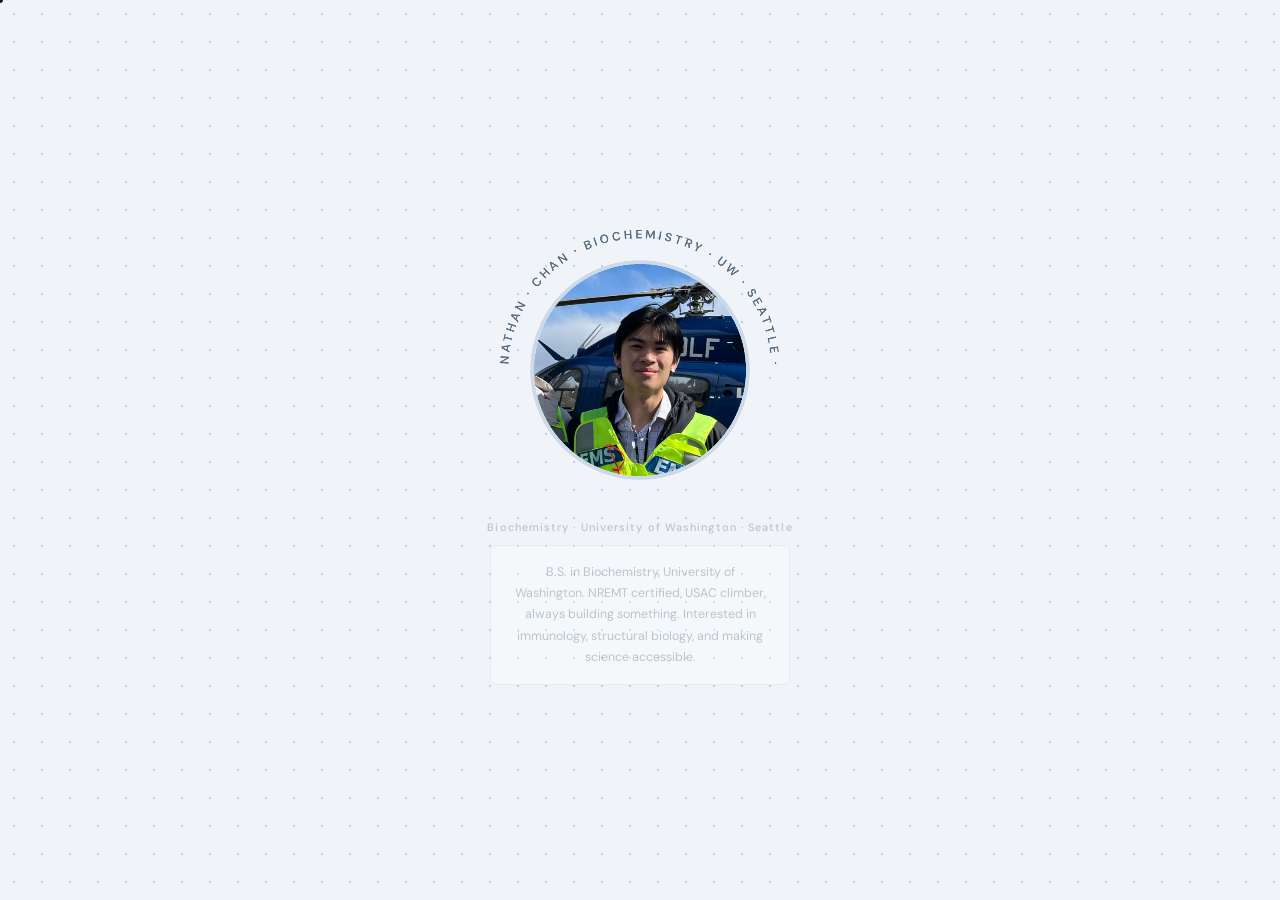
<file: index.html>
<!DOCTYPE html>
<html lang="en">
<head>
  <meta charset="UTF-8"/>
  <meta name="viewport" content="width=device-width, initial-scale=1.0"/>
  <title>Nathan Chan</title>
  <link rel="stylesheet" href="canvas-system.css"/>
  <link href="https://fonts.googleapis.com/css2?family=DM+Sans:ital,opsz,wght@0,9..40,400;0,9..40,500;0,9..40,600;1,9..40,400&family=Playfair+Display:wght@600&display=swap" rel="stylesheet"/>
  <style>
    *, *::before, *::after { box-sizing: border-box; margin: 0; padding: 0; }

    html, body {
      width: 100%; height: 100%;
      overflow: hidden;
      cursor: none;
      background: var(--bg);
      touch-action: none;
    }

    /* ── MOBILE ── */
    @media (pointer: coarse) {
      html, body { cursor: auto; }
      #cur-dot, #cur-ring { display: none !important; }
      #draw-canvas { display: none !important; }
      .draw-tool { display: none !important; }
      .orbit-card, .resume-pill, #linkedin-link, #email-link { cursor: pointer; }
    }

    /* ── CUSTOM CURSOR ── */
    #cur-dot {
      position: fixed;
      width: 6px; height: 6px;
      background: var(--ink);
      border-radius: 50%;
      pointer-events: none;
      z-index: 1000;
      transform: translate(-50%, -50%);
    }
    #cur-ring {
      position: fixed;
      width: 28px; height: 28px;
      border: 1.5px solid var(--muted);
      border-radius: 50%;
      pointer-events: none;
      z-index: 999;
      transform: translate(-50%, -50%);
    }
    #cur-ring.hovering {
      width: 44px; height: 44px;
      border-color: var(--accent);
      transition: width 0.18s ease, height 0.18s ease, border-color 0.18s ease;
    }
    #cur-ring.resting {
      transition: width 0.18s ease, height 0.18s ease, border-color 0.18s ease;
    }

    /* ── WORLD (infinite pan surface) ── */
    #world {
      position: fixed;
      left: 50%; top: 50%;
      will-change: transform;
    }

    /* ── ORBIT SVG LINES ── */
    #orbit-svg {
      position: absolute;
      left: -500px; top: -500px;
      width: 1000px; height: 1000px;
      pointer-events: none;
      overflow: visible;
    }

    /* ── CENTER NODE ── */
    #center-node {
      position: absolute;
      left: -130px; top: -210px;
      width: 260px; height: 260px;
    }

    .circ-text-wrap {
      position: absolute;
      inset: 0;
    }
    .circ-text-svg {
      width: 260px; height: 260px;
      overflow: visible;
      /* spin removed — static ring of text */
    }

    /* photo circle */
    .photo-ring {
      position: absolute;
      width: 180px; height: 180px;
      top: 40px; left: 40px;
      border-radius: 50%;
      overflow: hidden;
      border: 3px solid var(--line);
      background: var(--card);
      display: flex;
      align-items: center;
      justify-content: center;
    }
    .photo-ring img {
      width: 100%; height: 100%;
      object-fit: cover;
      object-position: center 25%;
      display: block;
      border-radius: 50%;
    }
    /* initials fallback if no photo */
    .photo-ring .initials {
      font-family: 'Playfair Display', serif;
      font-size: 2.2rem;
      font-weight: 600;
      color: var(--muted);
      letter-spacing: 0.05em;
      user-select: none;
    }

    /* ── TAGLINE ── */
    #tagline {
      position: absolute;
      left: -220px;
      width: 440px;
      top: 70px;
      text-align: center;
      font-family: 'DM Sans', sans-serif;
      font-size: 0.68rem;
      font-weight: 500;
      letter-spacing: 0.1em;
      color: var(--muted);
      pointer-events: none;
    }

    /* ── ABOUT CARD ── */
    #about-node {
      position: absolute;
      left: -150px;
      width: 300px;
      top: 95px;
      text-align: center;
      font-family: 'DM Sans', sans-serif;
      font-size: 0.78rem;
      line-height: 1.7;
      color: var(--muted);
      background: var(--card);
      border: 1px solid var(--line);
      border-radius: var(--r-md);
      padding: 1rem 1.25rem;
    }

    /* ── ORBIT CARDS ── */
    /* Base: transparent anchor sized to the SVG artwork */
    .orbit-card {
      position: absolute;
      width: 192px;
      height: 96px;
      display: block;
      line-height: 0;
      text-decoration: none;
      user-select: none;
      cursor: none;
    }
    /* Drawn SVG cards: scale SVG to fill the larger container */
    .orbit-card:not(.card-box) svg {
      display: block;
      width: 192px;
      height: 96px;
    }
    /* Resume card keeps its box treatment — all other cards are transparent SVG anchors */
    .orbit-card.card-box {
      height: auto;
      line-height: normal;
      padding: 0.85rem 1rem 0.8rem;
      background: var(--card);
      border: 1px solid var(--line);
      border-radius: var(--r-md);
      color: var(--ink);
      /* transform intentionally omitted — GSAP owns it (float + press) */
      transition: border-color 0.2s, box-shadow 0.18s;
      box-shadow: 0 5px 0 rgba(180, 200, 220, 0.65);
    }
    /* SVG inside the resume box scales to fill the padded content area */
    .orbit-card.card-box svg {
      display: block;
      width: 100%;
      height: auto;
    }

    /* Resume download pills — sibling of the resume card, appear on hover */
    .resume-pills {
      position: absolute;
      left: -96px;
      top: -462px;
      width: 192px;
      display: flex;
      flex-direction: column;
      gap: 0.4rem;
      opacity: 0;
      pointer-events: none;
    }
    .resume-pill {
      display: flex;
      align-items: center;
      gap: 0.45rem;
      padding: 0.42rem 0.85rem;
      background: var(--card);
      border: 1px solid var(--line);
      border-radius: var(--r-md);
      font-family: 'DM Sans', sans-serif;
      font-size: 0.72rem;
      font-weight: 500;
      color: var(--ink);
      text-decoration: none;
      cursor: none;
      white-space: nowrap;
      box-shadow: 0 2px 0 rgba(180,200,220,0.5);
      transition: border-color 0.15s;
    }
    .resume-pill:hover { border-color: var(--accent); }

    /* ── DRAG HINT ── */
    #drag-hint {
      position: fixed;
      bottom: 2rem;
      left: 50%;
      transform: translateX(-50%);
      font-family: 'DM Sans', sans-serif;
      font-size: 0.68rem;
      letter-spacing: 0.12em;
      text-transform: uppercase;
      color: var(--muted);
      display: flex;
      align-items: center;
      gap: 0.5rem;
      pointer-events: none;
      z-index: 100;
      white-space: nowrap;
    }
    #drag-hint svg {
      flex-shrink: 0;
    }

    /* ── LINKEDIN PILL ── */
    #linkedin-link {
      position: fixed;
      bottom: 1.5rem;
      right: 1.5rem;
      z-index: 200;
      display: inline-flex;
      align-items: center;
      gap: 0.4rem;
      text-decoration: none;
      color: var(--muted);
      font-family: 'DM Sans', sans-serif;
      font-size: 0.7rem;
      font-weight: 500;
      letter-spacing: 0.08em;
      text-transform: uppercase;
      padding: 0.38rem 0.75rem;
      border: 1px solid var(--line);
      border-radius: var(--r-sm);
      background: rgba(240, 244, 248, 0.92);
      backdrop-filter: blur(6px);
      transition: color 0.2s, border-color 0.2s;
      cursor: none;
    }
    #linkedin-link:hover {
      color: var(--accent);
      border-color: var(--accent);
    }
    #linkedin-link svg {
      width: 13px; height: 13px;
      fill: currentColor;
      flex-shrink: 0;
    }

    /* ── DRAW CANVAS ── */
    #draw-canvas {
      position: fixed;
      inset: 0;
      z-index: 50;
      pointer-events: none;
    }

    /* ── WORLD DRAW TOOLS ── */
    .draw-tool {
      position: absolute;
      display: flex;
      flex-direction: column;
      align-items: center;
      gap: 4px;
      cursor: none;
      user-select: none;
    }
    .draw-tool svg {
      filter: drop-shadow(0 2px 6px rgba(15,30,46,0.2));
      transition: transform 0.2s;
    }
    .draw-tool:hover svg { transform: scale(1.14) rotate(-8deg) !important; }
    .draw-tool-label {
      font-family: 'DM Sans', sans-serif;
      font-size: 0.58rem;
      font-weight: 600;
      letter-spacing: 0.13em;
      text-transform: uppercase;
      color: var(--muted);
      white-space: nowrap;
      opacity: 0.7;
    }

    /* ── DRAW CURSOR FOLLOWER ── */
    #draw-cursor {
      position: fixed;
      z-index: 995;
      pointer-events: none;
      display: none;
    }

    /* ── DRAW MODE LABEL ── */
    #draw-mode-label {
      position: fixed;
      bottom: 2rem;
      left: 50%;
      transform: translateX(-50%);
      font-family: 'DM Sans', sans-serif;
      font-size: 0.68rem;
      letter-spacing: 0.12em;
      text-transform: uppercase;
      color: var(--accent);
      display: none;
      align-items: center;
      gap: 0.45rem;
      pointer-events: none;
      z-index: 150;
      white-space: nowrap;
    }

    /* ── CLEAR ALL BUTTON ── */
    #clear-all-btn {
      position: fixed;
      top: 1.4rem;
      left: 50%;
      transform: translateX(-50%);
      z-index: 200;
      display: none;
      font-family: 'DM Sans', sans-serif;
      font-size: 0.68rem;
      font-weight: 500;
      letter-spacing: 0.1em;
      text-transform: uppercase;
      color: var(--muted);
      border: 1px solid var(--line);
      border-radius: var(--r-sm);
      background: rgba(240,244,248,0.92);
      backdrop-filter: blur(8px);
      padding: 0.35rem 0.9rem;
      cursor: none;
      transition: color 0.2s, border-color 0.2s;
    }
    #clear-all-btn:hover { color: #b03030; border-color: rgba(176,48,48,0.5); }

    /* ── GRAFFITI WARNING + ERASER HINT — shared card style ── */
    #graffiti-warn, #eraser-hint {
      position: fixed;
      z-index: 400;
      display: none;
      pointer-events: none;
      font-family: 'DM Sans', sans-serif;
      font-size: 0.8rem;
      font-weight: 500;
      letter-spacing: 0.04em;
      line-height: 1.6;
      color: var(--ink);
      background: var(--card);
      border: 1px solid var(--line);
      border-radius: var(--r-md);
      padding: 0.6rem 1.2rem;
      white-space: nowrap;
      box-shadow: 0 4px 20px rgba(15,30,46,0.12);
    }
    #graffiti-warn {
      top: 43%;
      left: 50%;
      transform: translateX(-50%);
    }
    #eraser-hint {
      top: 110px;
      right: 80px;
    }

    /* ── EMAIL PILL ── */
    #email-link {
      position: fixed;
      bottom: 1.5rem;
      left: 1.5rem;
      z-index: 200;
      display: inline-flex;
      align-items: center;
      gap: 0.4rem;
      text-decoration: none;
      color: var(--muted);
      font-family: 'DM Sans', sans-serif;
      font-size: 0.7rem;
      font-weight: 500;
      letter-spacing: 0.08em;
      padding: 0.38rem 0.75rem;
      border: 1px solid var(--line);
      border-radius: var(--r-sm);
      background: rgba(240, 244, 248, 0.92);
      backdrop-filter: blur(6px);
      transition: color 0.2s, border-color 0.2s;
      cursor: none;
    }
    #email-link:hover {
      color: var(--accent);
      border-color: var(--accent);
    }
    #email-link svg {
      width: 13px; height: 13px;
      fill: none;
      stroke: currentColor;
      stroke-width: 2;
      stroke-linecap: round;
      stroke-linejoin: round;
      flex-shrink: 0;
    }
  </style>
</head>
<body>

  <!-- DOT GRID BACKGROUND -->
  <div class="canvas-bg"></div>

  <!-- DRAW CANVAS OVERLAY -->
  <canvas id="draw-canvas"></canvas>

  <!-- CUSTOM CURSOR -->
  <div id="cur-dot"></div>
  <div id="cur-ring"></div>

  <!-- HINT -->
  <div id="drag-hint">
    <svg width="13" height="13" viewBox="0 0 20 20" fill="none"
         stroke="currentColor" stroke-width="1.5" stroke-linecap="round" stroke-linejoin="round">
      <rect x="6" y="2" width="8" height="14" rx="4"/>
      <line x1="10" y1="5" x2="10" y2="8"/>
    </svg>
    Scroll to zoom &nbsp;·&nbsp; drag to explore
  </div>

  <!-- LINKEDIN -->
  <a id="linkedin-link" href="https://www.linkedin.com/in/nathanchan1234/" target="_blank" rel="noopener">
    <svg viewBox="0 0 24 24" xmlns="http://www.w3.org/2000/svg">
      <path d="M20.447 20.452h-3.554v-5.569c0-1.328-.027-3.037-1.852-3.037-1.853 0-2.136
               1.445-2.136 2.939v5.667H9.351V9h3.414v1.561h.046c.477-.9 1.637-1.85
               3.37-1.85 3.601 0 4.267 2.37 4.267 5.455v6.286zM5.337 7.433c-1.144
               0-2.063-.926-2.063-2.065 0-1.138.92-2.063 2.063-2.063 1.14 0 2.064.925
               2.064 2.063 0 1.139-.925 2.065-2.064 2.065zm1.782 13.019H3.555V9h3.564v11.452zM22.225
               0H1.771C.792 0 0 .774 0 1.729v20.542C0 23.227.792 24 1.771 24h20.451C23.2
               24 24 23.227 24 22.271V1.729C24 .774 23.2 0 22.222 0h.003z"/>
    </svg>
    LinkedIn
  </a>

  <!-- EMAIL -->
  <a id="email-link" href="mailto:emailtonathan@gmail.com">
    <svg viewBox="0 0 24 24">
      <rect x="2" y="4" width="20" height="16" rx="2"/>
      <path d="M2 7l10 7 10-7"/>
    </svg>
    emailtonathan@gmail.com
  </a>

  <!-- ═══════════════════════════════════════════
       WORLD — the infinite pan surface.
       Origin (0,0) sits at screen center.
       All child positions are in world-space px.
  ═══════════════════════════════════════════ -->
  <div id="world">

    <!-- ── CENTER NODE ── -->
    <div id="center-node">

      <!--
        Circular spinning text.
        Wrapper div (.circ-text-wrap) handles GSAP opacity fade-in.
        SVG (.circ-text-svg) handles CSS rotation — keeps transforms separate.
      -->
      <div class="circ-text-wrap">
        <svg class="circ-text-svg" viewBox="0 0 260 260" xmlns="http://www.w3.org/2000/svg">
          <defs>
            <!--
              Top arc only, 9 o'clock → 3 o'clock clockwise.
              Radius 108px · arc length ≈ 339px.
              Text centered at 12 o'clock via text-anchor + startOffset 50%.
            -->
            <path id="name-path"
              d="M 22,130 a 108,108 0 0,1 216,0"/>
          </defs>
          <text style="font-family:'DM Sans',sans-serif;
                       font-size:10px;
                       font-weight:600;
                       fill:var(--muted);"
                text-anchor="middle">
            <textPath href="#name-path" startOffset="50%" textLength="330" lengthAdjust="spacing">
              NATHAN · CHAN · BIOCHEMISTRY · UW · SEATTLE ·
            </textPath>
          </text>
        </svg>
      </div>

      <!-- Profile photo -->
      <div class="photo-ring">
        <img src="photos/profile-photo.webp" alt="Nathan Chan"
             onerror="this.style.display='none';
                      this.parentElement.innerHTML='&lt;span class=&quot;initials&quot;&gt;NC&lt;/span&gt;'"/>
      </div>
    </div><!-- /#center-node -->

    <!-- TAGLINE — outside center-node so it doesn't spin -->
    <div id="tagline">Biochemistry · University of Washington · Seattle</div>

    <!-- ABOUT BLOCK -->
    <div id="about-node">
      B.S. in Biochemistry, University of Washington.
      NREMT certified, USAC climber, always building something.
      Interested in immunology, structural biology, and making science accessible.
    </div>

    <!-- ── ORBIT CARDS ──
         Orbit radius: 360px. Card 160×~90px → center offset (80, 45).
         Position: left = world_x - 80,  top = world_y - 45

         Angle → world(x, y):
           Resume     270°  → (  0, -360)  left: -80,  top: -405
           Activities 342°  → (342, -111)  left:  262, top: -156
           Dev Blog    54°  → (212,  291)  left:  132, top:  246
           Climbing   126°  → (-212, 291)  left: -292, top:  246
           Gallery    198°  → (-342, -111) left: -422, top: -156
    ── -->

    <!-- Resume download pills — positioned above the resume card, shown on hover -->
    <div class="resume-pills">
      <a class="resume-pill" href="download/nathan-chan-transcript.pdf" target="_blank">↓ Transcript · PDF</a>
    </div>

    <!-- Resume · 12 o'clock — keeps box treatment, SVG replaces text -->
    <a class="orbit-card card-box" href="download/nathan-chan-resume.pdf" target="_blank"
       style="left:-96px; top:-413px;">
      <svg height="80" stroke-miterlimit="10" style="fill-rule:nonzero;clip-rule:evenodd;stroke-linecap:round;stroke-linejoin:round;" viewBox="0 0 160 80" width="160" xmlns="http://www.w3.org/2000/svg"><g>
<path d="M20.8488 17.4009C20.8488 19.9669 22.55 47.7847 21.6845 39.1303" fill="none" opacity="1" stroke="#1a6db5" stroke-linecap="round" stroke-linejoin="round" stroke-width="1"/>
<path d="M20.2916 18.0973C20.2916 12.6839 28.3277 15.9656 28.9277 20.4653C29.4572 24.4366 27.2122 27.8876 23.7739 29.7978C23.1322 30.1543 21.6845 30.4943 21.6845 30.4943C21.6845 30.4943 23.6082 30.6596 24.4704 31.0514C29.479 33.3281 29.8461 39.9008 35.4744 41.7769" fill="none" opacity="1" stroke="#1a6db5" stroke-linecap="round" stroke-linejoin="round" stroke-width="1"/>
<path d="M39.3745 35.3695C38.238 37.6426 45.3916 29.3799 41.1853 29.3799C38.813 29.3799 35.4363 49.4759 46.6177 38.2946" fill="none" opacity="1" stroke="#1a6db5" stroke-linecap="round" stroke-linejoin="round" stroke-width="1"/>
<path d="M53.5823 33.1408C54.4809 28.6474 48.6879 30.6575 49.1249 33.2801C49.5589 35.8841 57.6572 33.3649 56.0895 38.8517C55.6167 40.5065 49.6821 42.0608 49.6821 39.9661" fill="none" opacity="1" stroke="#1a6db5" stroke-linecap="round" stroke-linejoin="round" stroke-width="1"/>
<path d="M61.6612 32.7229C61.6612 32.4326 61.104 35.3287 61.104 36.0659C61.104 38.0392 61.0556 42.0554 64.0291 42.0554C69.0783 42.0554 70.1902 34.459 68.4865 31.0514" fill="none" opacity="1" stroke="#1a6db5" stroke-linecap="round" stroke-linejoin="round" stroke-width="1"/>
<path d="M72.6652 33.2801C72.2604 34.0896 71.2764 40.9452 71.9687 41.6376C72.3099 41.9788 75.048 31.902 76.0082 32.8622C76.8242 33.6783 75.3652 39.8446 76.1475 40.1054C77.4157 40.5281 80.6048 26.6772 80.6048 35.2302C80.6048 36.2516 80.6048 37.2731 80.6048 38.2946C80.6048 39.4185 80.7441 40.5155 80.7441 41.6376" fill="none" opacity="1" stroke="#1a6db5" stroke-linecap="round" stroke-linejoin="round" stroke-width="1"/>
<path d="M85.8979 36.6231C87.1448 34.7527 90.0422 35.961 91.3302 34.673C94.2086 31.7946 80.6202 29.1784 83.9478 39.8268C85.5669 45.0079 94.9518 42.3122 94.9518 37.7374" fill="none" opacity="1" stroke="#1a6db5" stroke-linecap="round" stroke-linejoin="round" stroke-width="1"/>
<path d="M108.218 19.096C111.985 15.9664 115.347 12.2047 119.061 9.02091C119.44 8.69617 119.814 7.78601 120.417 8.38839C121.513 9.48418 121.665 12.5165 121.862 13.9003C122.059 15.2774 123.62 19.643 122.314 20.9484C120.4 22.8623 106.886 20.2025 108.218 19.096Z" fill="#222e39" fill-rule="nonzero" opacity="1" stroke="#222e39" stroke-linecap="round" stroke-linejoin="round" stroke-width="1"/>
<path d="M124.347 9.20163C123.87 8.20081 125.488 8.48871 126.29 8.38839C130.349 7.88099 147.463 6.91055 149.874 9.9245C154.283 15.4357 152.63 28.4388 152.314 34.7734C152.086 39.3177 152.561 56.8223 150.055 60.1645C146.322 65.1411 116.648 66.5673 110.387 65.315C98.6274 62.9631 104.145 42.2361 105.146 34.2313C105.238 33.4943 105.948 23.5292 106.592 23.2074C111.112 20.947 120.631 28.0219 124.483 23.2074C126.697 20.44 125.745 12.1358 124.347 9.20163Z" fill="none" opacity="1" stroke="#1a6db5" stroke-linecap="round" stroke-linejoin="round" stroke-width="1"/>
<path d="M136.834 15.4781C131.263 15.9459 131.272 25.0805 138.598 24.1233C145.168 23.265 142.518 15.0008 136.834 15.4781Z" fill="#222e39" fill-rule="nonzero" opacity="1" stroke="#222e39" stroke-linecap="round" stroke-linejoin="round" stroke-width="1"/>
<path d="M129.425 34.8638C126.408 27.6048 145.989 19.2371 145.989 35.677" fill="#222e39" fill-rule="nonzero" opacity="1" stroke="#222e39" stroke-linecap="round" stroke-linejoin="round" stroke-width="1"/>
<path d="M130.056 35.0445C135.086 35.0445 140.339 35.5867 145.268 35.5867" fill="none" opacity="1" stroke="#222e39" stroke-linecap="round" stroke-linejoin="round" stroke-width="1"/>
<path d="M108.745 40.0638C121.86 40.0638 134.941 40.6919 147.937 40.6919" fill="none" opacity="1" stroke="#222e39" stroke-linecap="round" stroke-linejoin="round" stroke-width="1"/>
<path d="M108.557 47.5378C121.751 47.5378 134.93 47.3494 148.125 47.3494" fill="none" opacity="1" stroke="#222e39" stroke-linecap="round" stroke-linejoin="round" stroke-width="1"/>
<path d="M109.688 54.8862C122.398 54.8862 135.284 55.1375 147.937 55.1375" fill="none" opacity="1" stroke="#222e39" stroke-linecap="round" stroke-linejoin="round" stroke-width="1"/>
<path d="M19.7789 51.8191C19.7789 53.6865 21.1898 61.4961 20.1541 57.3534" fill="none" opacity="1" stroke="#000000" stroke-linecap="round" stroke-linejoin="round" stroke-width="1"/>
<path d="M19.4975 50.8811C25.9473 50.8811 27.9404 59.2295 19.8727 59.2295" fill="none" opacity="1" stroke="#000000" stroke-linecap="round" stroke-linejoin="round" stroke-width="1"/>
<path d="M27.7052 56.3685C26.2318 57.9218 28.4745 60.2893 30.0972 58.6667C31.6435 57.1203 29.1732 54.8209 27.7052 56.3685Z" fill="none" opacity="1" stroke="#000000" stroke-linecap="round" stroke-linejoin="round" stroke-width="1"/>
<path d="M33.3802 56.0402C32.3697 56.0402 31.893 60.7212 35.8191 58.1039" fill="none" opacity="1" stroke="#000000" stroke-linecap="round" stroke-linejoin="round" stroke-width="1"/>
<path d="M37.3199 56.7906C36.3891 59.5831 41.7973 58.9917 40.2278 55.8526" fill="none" opacity="1" stroke="#000000" stroke-linecap="round" stroke-linejoin="round" stroke-width="1"/>
<path d="M42.8805 55.7603C42.568 54.8228 42.9241 58.7247 42.9241 58.7247C42.9241 58.7247 44.0529 55.9194 45.191 56.1091C46.068 56.2552 45.0854 59.3534 45.7141 58.7247C47.6705 56.7682 48.2861 54.4241 48.2861 59.335" fill="none" opacity="1" stroke="#000000" stroke-linecap="round" stroke-linejoin="round" stroke-width="1"/>
<path d="M50.8582 57.2861C51.3336 57.0484 52.0357 57.1117 52.5583 57.1117C52.8519 57.1117 51.7414 54.3427 50.7274 56.3706C49.6829 58.4596 51.5365 61.0318 53.2994 58.6811" fill="none" opacity="1" stroke="#000000" stroke-linecap="round" stroke-linejoin="round" stroke-width="1"/>
<path d="M54.5637 56.2398C54.8443 57.0818 54.0669 59.5266 54.6944 58.8991C56.4508 57.1427 57.4845 53.4179 57.4845 59.117" fill="none" opacity="1" stroke="#000000" stroke-linecap="round" stroke-linejoin="round" stroke-width="1"/>
<path d="M60.0565 52.2292C60.0565 51.5568 60.2745 53.5621 60.2745 54.2345C60.2745 55.6151 60.3034 56.9988 60.2309 58.376C60.2178 58.6244 60.3023 60.2903 60.1437 59.8146" fill="none" opacity="1" stroke="#000000" stroke-linecap="round" stroke-linejoin="round" stroke-width="1"/>
<path d="M58.3999 55.2372C59.0214 55.8586 61.724 55.3244 62.5849 55.3244C62.7146 55.3244 62.9803 55.4146 62.8029 55.2372" fill="none" opacity="1" stroke="#000000" stroke-linecap="round" stroke-linejoin="round" stroke-width="1"/>
<path d="M65.6365 55.3244C65.1157 54.8035 64.6095 54.6163 64.1979 55.5423C63.693 56.6785 68.626 57.5062 66.0725 58.8991C65.4167 59.2567 64.1812 59.2747 63.6312 58.7247" fill="none" opacity="1" stroke="#000000" stroke-linecap="round" stroke-linejoin="round" stroke-width="1"/>
<path d="M70.9105 56.7857C70.752 57.8956 72.2819 57.6903 72.4629 56.7857C72.6004 56.0982 71.0295 55.9522 70.9105 56.7857Z" fill="none" opacity="1" stroke="#000000" stroke-linecap="round" stroke-linejoin="round" stroke-width="1"/>
<path d="M76.6402 52.8906C76.1571 53.8569 76.8096 58.4064 76.8096 57.7453" fill="none" opacity="1" stroke="#000000" stroke-linecap="round" stroke-linejoin="round" stroke-width="1"/>
<path d="M76.1886 52.2132C77.0827 49.5308 82.2772 56.6513 76.5838 54.7535" fill="none" opacity="1" stroke="#000000" stroke-linecap="round" stroke-linejoin="round" stroke-width="1"/>
<path d="M81.8336 55.8825C81.2901 53.1645 78.6465 61.1583 82.3417 57.4631" fill="none" opacity="1" stroke="#000000" stroke-linecap="round" stroke-linejoin="round" stroke-width="1"/>
<path d="M82.5675 52.4954C82.4952 52.2061 82.4853 54.1204 82.511 54.5841C82.575 55.7356 82.6804 56.8716 82.6804 58.0276" fill="none" opacity="1" stroke="#000000" stroke-linecap="round" stroke-linejoin="round" stroke-width="1"/>
<path d="M87.14 53.2858C87.14 52.0313 86.1615 50.087 85.2207 52.1567C84.5316 53.6727 85.5672 59.2444 85.4465 58.7614" fill="none" opacity="1" stroke="#000000" stroke-linecap="round" stroke-linejoin="round" stroke-width="1"/>
<path d="M83.9788 55.9389C85.2753 55.9389 86.589 55.9954 87.8738 55.9954" fill="none" opacity="1" stroke="#000000" stroke-linecap="round" stroke-linejoin="round" stroke-width="1"/>
</g></svg>
    </a>

    <!-- Activities · 2 o'clock — transparent SVG anchor -->
    <a class="orbit-card" href="activities.html"
       style="left:246px; top:-164px;">
      <svg height="80" stroke-miterlimit="10" style="fill-rule:nonzero;clip-rule:evenodd;stroke-linecap:round;stroke-linejoin:round;" viewBox="0 0 160 80" width="160" xmlns="http://www.w3.org/2000/svg"><g>
<path d="M4.59663 43.1085C7.98956 36.4137 9.43945 28.8376 13.0947 22.2809C13.163 22.1583 15.8714 16.3986 16.0467 16.4562C17.4293 16.9109 17.6748 22.122 17.8358 23.0751C18.7187 28.3015 19.0356 33.5464 20.3405 38.6958C20.5755 39.6234 22.6273 46.4734 21.4139 44.0792" fill="none" opacity="1" stroke="#1a6db5" stroke-linecap="round" stroke-linejoin="round" stroke-width="1"/>
<path d="M8.90847 33.51C8.89945 33.5055 16.9197 33.7792 17.2924 33.0336" fill="none" opacity="1" stroke="#1a6db5" stroke-linecap="round" stroke-linejoin="round" stroke-width="1"/>
<path d="M33.2029 34.6532C33.2029 28.5068 25.809 32.3895 26.1528 39.6074C26.3587 43.9324 34.1556 46.341 34.1556 42.275" fill="none" opacity="1" stroke="#1a6db5" stroke-linecap="round" stroke-linejoin="round" stroke-width="1"/>
<path d="M38.824 21.2198C38.638 20.6619 38.9843 25.3071 39.0145 26.3645C39.074 28.4461 41.6469 47.951 39.872 43.5136" fill="none" opacity="1" stroke="#1a6db5" stroke-linecap="round" stroke-linejoin="round" stroke-width="1"/>
<path d="M35.9658 32.7478C35.2199 33.1208 38.8313 33.2597 39.2051 33.2241C41.4365 33.0116 43.6246 32.6525 45.8741 32.6525" fill="none" opacity="1" stroke="#1a6db5" stroke-linecap="round" stroke-linejoin="round" stroke-width="1"/>
<path d="M50.3467 29.9717C50.3467 29.8998 50.3467 29.8279 50.3467 29.7559" fill="none" opacity="1" stroke="#1a6db5" stroke-linecap="round" stroke-linejoin="round" stroke-width="1"/>
<path d="M50.0516 33.6403C50.0516 36.7504 49.8546 40.7606 50.5435 43.7829" fill="none" opacity="1" stroke="#1a6db5" stroke-linecap="round" stroke-linejoin="round" stroke-width="1"/>
<path d="M54.7742 32.5613C54.7742 45.2355 59.4967 48.9938 59.4967 33.7482" fill="none" opacity="1" stroke="#1a6db5" stroke-linecap="round" stroke-linejoin="round" stroke-width="1"/>
<path d="M62.8419 30.2954C62.9075 30.2595 62.9731 30.2235 63.0387 30.1875" fill="none" opacity="1" stroke="#1a6db5" stroke-linecap="round" stroke-linejoin="round" stroke-width="1"/>
<path d="M63.7743 32.5613C63.7743 35.2517 62.8419 37.9113 62.8419 40.5997C62.8419 41.7107 62.8419 45.0437 62.8419 43.9327" fill="none" opacity="1" stroke="#1a6db5" stroke-linecap="round" stroke-linejoin="round" stroke-width="1"/>
<path d="M65.7935 31.2665C67.2436 31.2665 68.7294 30.6191 70.2209 30.6191C70.5241 30.6191 72.0248 30.5112 71.6967 30.5112" fill="none" opacity="1" stroke="#1a6db5" stroke-linecap="round" stroke-linejoin="round" stroke-width="1"/>
<path d="M68.7451 23.174C67.9059 21.3333 69.3579 27.2706 69.237 29.3243C69.0444 32.5993 68.7093 35.8729 68.45 39.1432C68.3749 40.0896 68.1 44.5505 68.3516 43.9987" fill="none" opacity="1" stroke="#1a6db5" stroke-linecap="round" stroke-linejoin="round" stroke-width="1"/>
<path d="M75.6322 29.2164C75.6978 29.1805 75.7634 29.1445 75.829 29.1085" fill="none" opacity="1" stroke="#1a6db5" stroke-linecap="round" stroke-linejoin="round" stroke-width="1"/>
<path d="M75.7306 31.806C75.7306 34.9857 76.0258 40.0968 75.6322 43.8566" fill="none" opacity="1" stroke="#1a6db5" stroke-linecap="round" stroke-linejoin="round" stroke-width="1"/>
<path d="M81.3386 36.0141C87.3095 36.0141 80.9644 27.8706 79.9612 36.122C79.3766 40.9305 83.8209 46.323 86.4548 40.5459" fill="none" opacity="1" stroke="#1a6db5" stroke-linecap="round" stroke-linejoin="round" stroke-width="1"/>
<path d="M91.6693 33.3166C90.8604 29.7682 87.7061 33.411 88.2257 35.6904C88.8522 38.4385 93.6543 35.0487 94.2273 38.8195C94.909 43.3048 91.9584 43.402 89.308 41.9486" fill="none" opacity="1" stroke="#1a6db5" stroke-linecap="round" stroke-linejoin="round" stroke-width="1"/>
<path d="M5.14413 53.8306C4.59505 52.7325 5.05432 56.2851 5.05432 57.5128C5.05432 58.8418 4.63665 60.555 5.14413 61.8237C5.35037 62.3393 10.7409 62.2728 11.6105 62.2728" fill="none" opacity="1" stroke="#222e39" stroke-linecap="round" stroke-linejoin="round" stroke-width="1"/>
<path d="M13.1373 58.7702C12.4501 56.7087 13.9943 62.868 13.5863 61.6441" fill="none" opacity="1" stroke="#222e39" stroke-linecap="round" stroke-linejoin="round" stroke-width="1"/>
<path d="M12.5984 56.1657C12.8253 55.9387 12.8537 56.0239 12.5984 55.8963" fill="none" opacity="1" stroke="#222e39" stroke-linecap="round" stroke-linejoin="round" stroke-width="1"/>
<path d="M18.7852 53.8414C18.7852 49.5945 17.1684 53.219 17.2921 55.8162C17.356 57.1581 17.6323 58.4867 17.8219 59.8138C17.8514 60.0201 18.1643 62.5592 18.0146 62.5592" fill="none" opacity="1" stroke="#222e39" stroke-linecap="round" stroke-linejoin="round" stroke-width="1"/>
<path d="M16.1361 57.6464C15.51 58.1762 18.3443 58.0317 19.4595 58.0317" fill="none" opacity="1" stroke="#222e39" stroke-linecap="round" stroke-linejoin="round" stroke-width="1"/>
<path d="M22.5421 59.4285C26.4884 58.4419 22.7847 57.5372 22.1086 58.7542C20.7633 61.1756 23.4435 63.3917 25.432 61.4033" fill="none" opacity="1" stroke="#222e39" stroke-linecap="round" stroke-linejoin="round" stroke-width="1"/>
<path d="M31.284 58.7301C30.2714 59.3237 31.154 61.2202 32.464 59.9102C33.248 59.1262 32.1313 58.2335 31.284 58.7301Z" fill="none" opacity="1" stroke="#222e39" stroke-linecap="round" stroke-linejoin="round" stroke-width="1"/>
<path d="M37.5826 55.5982C35.4653 58.725 38.9453 63.8504 41.7116 60.0467C43.622 57.4199 39.1833 53.2343 37.5826 55.5982Z" fill="none" opacity="1" stroke="#222e39" stroke-linecap="round" stroke-linejoin="round" stroke-width="1"/>
<path d="M44.1202 58.9161C44.0572 58.6642 44.0764 60.9582 45.644 60.784C46.6215 60.6754 46.8217 58.9141 46.2339 58.3263" fill="none" opacity="1" stroke="#222e39" stroke-linecap="round" stroke-linejoin="round" stroke-width="1"/>
<path d="M48.2001 57.3923C49.1835 57.3923 50.1144 57.0974 51.1002 57.0974" fill="none" opacity="1" stroke="#222e39" stroke-linecap="round" stroke-linejoin="round" stroke-width="1"/>
<path d="M49.1832 54.7871C49.1832 54.0982 49.2577 56.1631 49.2815 56.8516C49.3106 57.6973 49.9205 62.8724 49.9205 61.5214" fill="none" opacity="1" stroke="#222e39" stroke-linecap="round" stroke-linejoin="round" stroke-width="1"/>
<path d="M52.919 59.1619C54.3656 64.9487 53.6353 54.8436 55.4259 58.4246" fill="none" opacity="1" stroke="#222e39" stroke-linecap="round" stroke-linejoin="round" stroke-width="1"/>
<path d="M58.0802 58.9161C61.7646 58.9161 58.1755 57.102 57.687 57.8347C56.4002 59.765 58.5205 62.31 60.3414 60.4891" fill="none" opacity="1" stroke="#222e39" stroke-linecap="round" stroke-linejoin="round" stroke-width="1"/>
<path d="M63.3398 58.9161C63.3398 56.6109 61.4159 58.0141 62.2092 59.9975C62.4976 60.7185 63.2192 60.8732 63.4381 59.9975C63.8558 58.3267 63.5366 59.8011 64.4704 60.7349" fill="none" opacity="1" stroke="#222e39" stroke-linecap="round" stroke-linejoin="round" stroke-width="1"/>
<path d="M67.4197 58.3263C66.4988 56.4845 64.9362 61.6817 67.9112 60.1942" fill="none" opacity="1" stroke="#222e39" stroke-linecap="round" stroke-linejoin="round" stroke-width="1"/>
<path d="M70.1232 54.443C70.1232 55.2804 70.2834 56.1131 70.3198 56.9499C70.3433 57.49 70.339 58.0324 70.369 58.5721C70.6199 63.0879 70.3296 57.8957 72.2369 58.2771C73.3295 58.4957 73.3674 62.5373 73.3674 61.423" fill="none" opacity="1" stroke="#222e39" stroke-linecap="round" stroke-linejoin="round" stroke-width="1"/>
<path d="M75.2845 61.3247C76.066 61.7155 75.6215 63.4384 74.7438 63.4384" fill="none" opacity="1" stroke="#222e39" stroke-linecap="round" stroke-linejoin="round" stroke-width="1"/>
<path d="M100.876 60.9384C101.649 61.2882 101.692 63.0217 100.807 63.2184" fill="none" opacity="1" stroke="#222e39" stroke-linecap="round" stroke-linejoin="round" stroke-width="1"/>
<path d="M109.419 61.9614C108.935 60.8606 102.807 56.7279 105.355 55.061C108.132 53.2437 105.629 61.3733 106.002 61.6967C107.795 63.2526 111.301 59.3233 109.686 58.452" fill="none" opacity="1" stroke="#222e39" stroke-linecap="round" stroke-linejoin="round" stroke-width="1"/>
<path d="M115.551 56.3721C115.551 56.7938 115.626 57.2572 115.648 57.6923C115.957 63.8652 116.126 54.6981 117.6 56.0851C118.034 56.4943 118.139 60.1031 118.429 60.1031C119.545 60.1031 118.408 56.6296 119.502 56.3721C121.027 56.0133 120.899 59.7311 121.112 60.7345" fill="none" opacity="1" stroke="#222e39" stroke-linecap="round" stroke-linejoin="round" stroke-width="1"/>
<path d="M124.063 57.362C122.672 58.235 124.21 62.8227 126.629 59.9763C128.06 58.2932 125.509 56.4544 124.063 57.362Z" fill="none" opacity="1" stroke="#222e39" stroke-linecap="round" stroke-linejoin="round" stroke-width="1"/>
<path d="M128.481 57.2997C129.847 63.7286 128.195 53.9762 130.862 57.113" fill="none" opacity="1" stroke="#222e39" stroke-linecap="round" stroke-linejoin="round" stroke-width="1"/>
<path d="M133.084 57.7977C132.667 57.3073 134.939 57.0575 134.935 57.0507C132.622 52.5153 130.893 64.919 135.835 59.1048" fill="none" opacity="1" stroke="#222e39" stroke-linecap="round" stroke-linejoin="round" stroke-width="1"/>
<path d="M79.9305 56.037C79.7682 55.2105 79.7859 57.7155 79.6979 58.5531C79.4163 61.2354 78.727 63.4703 82.0548 62.7115C82.4748 62.6158 84.604 62.585 84.7474 62.0666" fill="none" opacity="1" stroke="#222e39" stroke-linecap="round" stroke-linejoin="round" stroke-width="1"/>
<path d="M78.9094 58.5336C80.3921 58.5703 84.6936 58.0157 83.2641 57.6204" fill="none" opacity="1" stroke="#222e39" stroke-linecap="round" stroke-linejoin="round" stroke-width="1"/>
<path d="M79.4388 55.9011C79.3301 55.3476 83.0316 54.9968 83.5032 54.8415" fill="none" opacity="1" stroke="#222e39" stroke-linecap="round" stroke-linejoin="round" stroke-width="1"/>
<path d="M86.7478 56.268C87.2139 54.5822 87.3661 63.1758 86.8188 61.5146C86.3112 59.9738 87.0427 57.9909 86.9152 56.3804C86.7258 53.9885 87.8059 57.1812 88.4257 57.8567C88.593 58.039 88.908 58.4346 89.2012 58.402C90.8647 58.217 91.3279 52.2778 91.508 57.7165C91.5299 58.3779 91.627 59.0279 91.6913 59.686C91.7406 60.1908 91.8343 60.8438 91.6966 61.3416" fill="none" opacity="1" stroke="#222e39" stroke-linecap="round" stroke-linejoin="round" stroke-width="1"/>
<path d="M95.7843 56.8479C96.5116 54.2174 93.4736 56.3295 93.7783 57.8811C93.8276 58.1323 102.37 61.9956 95.6539 62.105C94.9871 62.1158 94.3569 62.0736 93.691 62.0254" fill="none" opacity="1" stroke="#222e39" stroke-linecap="round" stroke-linejoin="round" stroke-width="1"/>
<path d="M106.487 27.9489C107.955 31.8425 113.471 37.9524 118.158 34.8671C121.253 32.829 122.465 29.3264 123.515 25.7429" fill="none" opacity="1" stroke="#222e39" stroke-linecap="round" stroke-linejoin="round" stroke-width="1"/>
<path d="M115.193 36.2355C115.193 51.3955 133.785 50.6996 136.468 36.4685C136.776 34.8326 137.411 31.9625 136.534 30.4117" fill="none" opacity="1" stroke="#222e39" stroke-linecap="round" stroke-linejoin="round" stroke-width="1"/>
<path d="M134.53 22.7432C131.37 23.7327 130.291 33.2122 138.846 29.4302C141.292 28.3487 141.189 25.7661 140.248 24.2566C139.178 22.5379 136.932 21.9906 134.53 22.7432Z" fill="none" opacity="1" stroke="#222e39" stroke-linecap="round" stroke-linejoin="round" stroke-width="1"/>
<path d="M106.039 26.5982C104.605 22.2948 102.741 9.99665 109.968 9.99665" fill="none" opacity="1" stroke="#1a6db5" stroke-linecap="round" stroke-linejoin="round" stroke-width="1"/>
<path d="M118.55 9.10705C123.217 9.10705 123.869 15.4914 123.869 18.9238C123.869 20.1315 123.762 21.3335 123.762 22.5292C123.762 22.9175 123.659 24.2706 123.762 24.0641" fill="none" opacity="1" stroke="#1a6db5" stroke-linecap="round" stroke-linejoin="round" stroke-width="1"/>
<path d="M110.554 8.92856C109.537 10.3666 111.411 11.9978 112.481 10.5706C113.413 9.32897 111.429 7.69095 110.554 8.92856Z" fill="#1a6db5" fill-rule="nonzero" opacity="1" stroke="#1a6db5" stroke-linecap="round" stroke-linejoin="round" stroke-width="1"/>
<path d="M118.193 8.71438C117.992 8.05318 117.397 7.97403 117.097 7.94858C116.453 7.89385 115.834 8.40339 116.141 9.47532C116.262 9.8997 116.64 10.3193 116.867 10.3928C117.534 10.6094 118.508 9.74785 118.193 8.71438Z" fill="#1a6db5" fill-rule="nonzero" opacity="1" stroke="#1a6db5" stroke-linecap="round" stroke-linejoin="round" stroke-width="1"/>
<path d="M135.845 25.2083C134.809 25.5796 135.347 28.6051 137.109 27.4836C138.55 26.5666 137.57 24.5904 135.845 25.2083Z" fill="#1a6db5" fill-rule="nonzero" opacity="1" stroke="#1a6db5" stroke-linecap="round" stroke-linejoin="round" stroke-width="1"/>
</g></svg>
    </a>

    <!-- Dev Blog · 5 o'clock — transparent SVG anchor -->
    <a class="orbit-card" href="devblog.html"
       style="left:176px; top:282px;">
      <svg height="80" stroke-miterlimit="10" style="fill-rule:nonzero;clip-rule:evenodd;stroke-linecap:round;stroke-linejoin:round;" viewBox="0 0 160 80" width="160" xmlns="http://www.w3.org/2000/svg"><g>
<path d="M8.08159 19.5186C7.39504 17.4589 8.32304 23.8541 8.42391 26.0228C8.53749 28.4647 10.8983 43.3076 10.4779 39.9441" fill="none" opacity="1" stroke="#1a6db5" stroke-linecap="round" stroke-linejoin="round" stroke-width="1"/>
<path d="M8.42391 18.4916C25.2829 18.4916 25.2691 44.0412 11.619 40.6287" fill="none" opacity="1" stroke="#1a6db5" stroke-linecap="round" stroke-linejoin="round" stroke-width="1"/>
<path d="M24.285 36.4067C30.7628 36.4067 25.1045 28.4088 23.7145 36.749C23.5226 37.9005 23.5273 38.8851 24.0568 39.9441C25.598 43.0265 30.4514 41.2999 31.3598 38.5748" fill="none" opacity="1" stroke="#1a6db5" stroke-linecap="round" stroke-linejoin="round" stroke-width="1"/>
<path d="M32.8432 33.4399C33.9065 35.2121 35.9115 43.9099 37.2934 39.4876C37.9431 37.4085 39.005 35.2918 39.005 33.0975" fill="none" opacity="1" stroke="#1a6db5" stroke-linecap="round" stroke-linejoin="round" stroke-width="1"/>
<path d="M49.6172 19.5186C49.6172 18.0712 49.8454 22.4074 49.8454 23.8547C49.8454 28.0495 49.9765 32.2322 50.4159 36.4067C50.5003 37.2087 51.0341 41.5604 51.1006 41.4275" fill="none" opacity="1" stroke="#1a6db5" stroke-linecap="round" stroke-linejoin="round" stroke-width="1"/>
<path d="M50.9865 21.002C51.5258 19.384 57.5435 18.8699 57.9471 20.8879C58.5959 24.1318 56.3083 28.5295 53.8392 30.5871C53.6985 30.7044 52.2539 31.8668 52.1275 31.6141C52.0176 31.3943 57.0176 30.841 57.9471 31.9565C61.5037 36.2244 57.2098 44.7103 51.557 41.8839" fill="none" opacity="1" stroke="#1a6db5" stroke-linecap="round" stroke-linejoin="round" stroke-width="1"/>
<path d="M63.3102 20.2033C63.3102 18.4899 63.5384 23.6248 63.5384 25.3381C63.5384 29.0193 64.0302 32.6287 64.2231 36.2926C64.2797 37.3693 64.6416 41.3128 64.6795 41.1993" fill="none" opacity="1" stroke="#1a6db5" stroke-linecap="round" stroke-linejoin="round" stroke-width="1"/>
<path d="M69.8144 32.584C68.0102 33.8562 68.6605 41.3676 72.0966 40.7428C79.8147 39.3395 74.1769 29.5079 69.8144 32.584Z" fill="none" opacity="1" stroke="#1a6db5" stroke-linecap="round" stroke-linejoin="round" stroke-width="1"/>
<path d="M82.4805 33.4399C82.4805 29.8418 75.7923 34.9822 78.4867 38.5748C81.1188 42.0843 86.2002 36.1326 84.1921 34.1245C82.9893 32.9217 84.885 37.4586 85.105 39.1453C85.4303 41.6395 85.8083 44.268 85.6755 46.7906C85.2924 54.0704 80.5567 53.6452 75.5198 51.1267" fill="none" opacity="1" stroke="#1a6db5" stroke-linecap="round" stroke-linejoin="round" stroke-width="1"/>
<path d="M8.17817 57.1718C7.64608 55.1455 7.81739 65.0273 9.11916 63.3859" fill="none" opacity="1" stroke="#222e39" stroke-linecap="round" stroke-linejoin="round" stroke-width="1"/>
<path d="M8.4224 56.8638C7.43252 56.6561 11.1982 55.9832 11.4551 56.9614C11.7747 58.1785 8.42106 60.977 9.20296 59.9911C11.4231 57.1916 15.4201 64.6183 9.56727 63.3901" fill="none" opacity="1" stroke="#222e39" stroke-linecap="round" stroke-linejoin="round" stroke-width="1"/>
<path d="M14.1322 60.0377C12.9461 65.6898 21.2233 62.501 17.5493 59.5873" fill="none" opacity="1" stroke="#222e39" stroke-linecap="round" stroke-linejoin="round" stroke-width="1"/>
<path d="M20.619 58.4598C20.6293 58.3974 20.6396 58.335 20.6499 58.2726" fill="none" opacity="1" stroke="#222e39" stroke-linecap="round" stroke-linejoin="round" stroke-width="1"/>
<path d="M20.7149 60.2062C20.5065 61.4673 20.2297 65.0665 20.9801 64.0317" fill="none" opacity="1" stroke="#222e39" stroke-linecap="round" stroke-linejoin="round" stroke-width="1"/>
<path d="M23.7642 54.9415C23.9275 53.9532 23.7653 56.9456 23.7164 57.9461C23.6277 59.7589 23.6557 61.76 23.9424 63.5598" fill="none" opacity="1" stroke="#222e39" stroke-linecap="round" stroke-linejoin="round" stroke-width="1"/>
<path d="M28.4087 60.5803C24.935 57.3326 27.6584 66.322 29.2425 62.1282" fill="none" opacity="1" stroke="#222e39" stroke-linecap="round" stroke-linejoin="round" stroke-width="1"/>
<path d="M29.0567 55.4956C28.811 54.701 28.9926 57.1598 29.0289 57.9908C29.083 59.2261 29.1329 60.4513 29.2523 61.6811C29.2716 61.8795 29.4628 63.5106 29.5659 62.8867" fill="none" opacity="1" stroke="#222e39" stroke-linecap="round" stroke-linejoin="round" stroke-width="1"/>
<path d="M31.7237 59.5257C31.643 60.0136 31.8616 62.9794 31.8011 62.9356" fill="none" opacity="1" stroke="#222e39" stroke-linecap="round" stroke-linejoin="round" stroke-width="1"/>
<path d="M31.5957 57.1971C31.6339 57.2248 31.672 57.2525 31.7102 57.2801" fill="none" opacity="1" stroke="#222e39" stroke-linecap="round" stroke-linejoin="round" stroke-width="1"/>
<path d="M34.1348 58.8986C33.7738 57.7311 33.7758 63.5365 34.4933 62.5472C35.0272 61.8109 36.4774 55.0863 37.474 60.4119C37.5699 60.9239 37.6333 61.3876 37.5489 61.8984" fill="none" opacity="1" stroke="#222e39" stroke-linecap="round" stroke-linejoin="round" stroke-width="1"/>
<path d="M41.2371 60.1364C41.5759 58.0863 38.5479 58.8988 39.8558 61.1259C40.6415 62.4639 41.4715 59.6382 41.5068 59.6682C43.1975 61.1044 44.5316 67.3723 43.9945 69.4373C43.547 71.1581 40.7587 69.3738 40.1675 68.5485" fill="none" opacity="1" stroke="#222e39" stroke-linecap="round" stroke-linejoin="round" stroke-width="1"/>
<path d="M49.3319 57.3078C49.377 57.2939 49.422 57.28 49.467 57.2661" fill="none" opacity="1" stroke="#222e39" stroke-linecap="round" stroke-linejoin="round" stroke-width="1"/>
<path d="M49.5331 59.969C49.7192 58.8433 49.859 62.2635 49.673 63.3892" fill="none" opacity="1" stroke="#222e39" stroke-linecap="round" stroke-linejoin="round" stroke-width="1"/>
<path d="M51.4033 59.1243C51.6095 60.0609 51.5756 61.0273 51.6359 61.983C51.8348 65.1339 53.424 56.1737 54.1187 60.5345C54.2938 61.6341 54.3353 62.7144 54.1544 63.8093" fill="none" opacity="1" stroke="#222e39" stroke-linecap="round" stroke-linejoin="round" stroke-width="1"/>
<path d="M62.3652 59.7923C61.954 61.8483 62.5329 64.4718 62.7404 66.5461C62.7848 66.9902 63.1156 69.7783 63.1156 68.9849" fill="none" opacity="1" stroke="#000000" stroke-linecap="round" stroke-linejoin="round" stroke-width="1"/>
<path d="M62.0838 59.7923C62.0838 57.3185 71.0686 63.1692 63.1156 63.1692" fill="none" opacity="1" stroke="#000000" stroke-linecap="round" stroke-linejoin="round" stroke-width="1"/>
<path d="M68.0871 59.6985C67.2009 63.2432 71.1826 64.7457 71.1826 60.2613" fill="none" opacity="1" stroke="#000000" stroke-linecap="round" stroke-linejoin="round" stroke-width="1"/>
<path d="M72.6834 56.134C72.6834 57.8724 72.9648 63.3514 72.9648 63.0754" fill="none" opacity="1" stroke="#000000" stroke-linecap="round" stroke-linejoin="round" stroke-width="1"/>
<path d="M73.0586 59.8861C76.8668 59.8861 76.4976 64.8418 73.34 63.263" fill="none" opacity="1" stroke="#000000" stroke-linecap="round" stroke-linejoin="round" stroke-width="1"/>
<path d="M77.6549 56.7906C77.6549 56.6763 78.0965 58.7749 78.124 59.3233C78.2048 60.9406 78.124 62.5806 78.124 64.201" fill="none" opacity="1" stroke="#000000" stroke-linecap="round" stroke-linejoin="round" stroke-width="1"/>
<path d="M80.8442 59.6985C80.8442 60.6056 81.3132 64.0217 81.3132 63.6382" fill="none" opacity="1" stroke="#000000" stroke-linecap="round" stroke-linejoin="round" stroke-width="1"/>
<path d="M80.8061 57.7549L80.7406 57.7035L80.6751 57.6522L80.5947 57.6738L80.5798 57.7468L80.5211 57.8488L80.4988 57.9582L80.4839 58.0311L80.542 58.119L80.644 58.1777L80.7244 58.1561L80.7757 58.0906L80.8271 58.0251L80.8419 57.9521L80.8568 57.8792L80.8791 57.7698L80.8575 57.6894L80.792 57.638" fill="none" opacity="1" stroke="#000000" stroke-linecap="round" stroke-linejoin="round" stroke-width="1"/>
<path d="M85.7128 59.5907C84.6812 58.0309 81.7796 63.0062 84.9241 63.6471C85.6125 63.7874 86.4639 63.1758 86.6076 62.4705" fill="none" opacity="1" stroke="#000000" stroke-linecap="round" stroke-linejoin="round" stroke-width="1"/>
<path d="M101.326 36.4166C101.426 35.7674 101.518 34.3924 101.518 34.0216C101.518 30.3356 101.055 23.7957 104.44 21.2566C110.793 16.4921 131.56 17.7784 138.993 20.7517C146.639 23.8101 145.895 51.4707 142.383 57.3241C137.615 65.2708 118.754 63.0845 111.581 61.2915C109.096 60.6701 103.26 61.4441 102.132 58.6225C99.4444 51.9043 101.266 43.4827 101.266 36.4049C101.266 36.0622 101.267 36.8017 101.326 36.4166Z" fill="none" opacity="1" stroke="#1a6db5" stroke-linecap="round" stroke-linejoin="round" stroke-width="1"/>
<path d="M115.325 33.247C115.491 32.8328 113.867 35.1582 113.433 35.6928C113.021 36.1999 109.227 39.7759 109.418 40.5383C109.905 42.4869 115.637 44.2655 117.171 45.7992" fill="none" opacity="1" stroke="#222e39" stroke-linecap="round" stroke-linejoin="round" stroke-width="1"/>
<path d="M124.707 28.5568C121.281 35.4093 122.27 44.4165 118.862 51.2334" fill="none" opacity="1" stroke="#222e39" stroke-linecap="round" stroke-linejoin="round" stroke-width="1"/>
<path d="M127.319 33.7803C127.319 33.6543 132.684 37.1761 133.899 37.9051C134.015 37.9748 135.792 39.4544 135.792 39.4544C134.883 41.725 129.677 44.5202 127.692 45.5124" fill="none" opacity="1" stroke="#222e39" stroke-linecap="round" stroke-linejoin="round" stroke-width="1"/>
</g></svg>
    </a>

    <!-- Climbing · 7 o'clock — transparent SVG anchor -->
    <a class="orbit-card" href="climbing.html"
       style="left:-368px; top:282px;">
      <svg height="80" stroke-miterlimit="10" style="fill-rule:nonzero;clip-rule:evenodd;stroke-linecap:round;stroke-linejoin:round;" viewBox="0 0 160 80" width="160" xmlns="http://www.w3.org/2000/svg"><g>
<path d="M19.8808 16.223C18.1116 7.70255 11.4587 18.0144 10.2255 21.6437C5.52542 35.4762 16.1208 53.4069 23.6796 37.228" fill="none" opacity="1" stroke="#1a6db5" stroke-linecap="round" stroke-linejoin="round" stroke-width="1"/>
<path d="M29.3778 13.0045C29.3778 19.7791 29.6426 26.7382 30.1692 33.5013C30.296 35.1298 31.1189 42.4906 31.1189 41.2935" fill="none" opacity="1" stroke="#1a6db5" stroke-linecap="round" stroke-linejoin="round" stroke-width="1"/>
<path d="M35.7092 27.5725C36.844 30.0015 36.9754 40.3224 36.9754 39.4301" fill="none" opacity="1" stroke="#1a6db5" stroke-linecap="round" stroke-linejoin="round" stroke-width="1"/>
<path d="M35.076 24.5234C35.0233 24.4104 34.9705 24.2975 34.9177 24.1846" fill="none" opacity="1" stroke="#1a6db5" stroke-linecap="round" stroke-linejoin="round" stroke-width="1"/>
<path d="M42.3571 28.0807C42.3571 30.3202 42.8319 32.7154 42.8319 35.0259C42.8319 36.3857 43.1485 40.4512 43.1485 39.0913C43.1485 37.1878 43.1722 28.8472 46.4724 29.4358C49.6471 30.0021 48.2136 39.5995 48.2136 39.5995C48.2136 39.5995 49.4754 29.3504 52.8038 29.944C54.5794 30.2607 54.07 39.3507 54.07 40.9547" fill="none" opacity="1" stroke="#1a6db5" stroke-linecap="round" stroke-linejoin="round" stroke-width="1"/>
<path d="M59.2934 17.07C61.529 21.855 58.9768 32.1898 58.9768 37.5668C58.9768 38.7579 59.2934 41.1241 59.2934 41.1241C59.2934 41.1241 58.7123 34.2926 60.718 32.1461C62.9344 29.7741 66.7395 31.2596 67.8407 34.0095C69.7523 38.7831 63.373 42.7142 59.7682 40.7853" fill="none" opacity="1" stroke="#1a6db5" stroke-linecap="round" stroke-linejoin="round" stroke-width="1"/>
<path d="M73.2223 30.6216C73.2223 33.2989 73.3479 35.8965 73.2223 38.5832C73.1904 39.2667 73.3806 42.9849 73.3806 41.9711" fill="none" opacity="1" stroke="#1a6db5" stroke-linecap="round" stroke-linejoin="round" stroke-width="1"/>
<path d="M73.2223 26.3867L73.5389 26.3867" fill="none" opacity="1" stroke="#1a6db5" stroke-linecap="round" stroke-linejoin="round" stroke-width="1"/>
<path d="M79.5537 29.944C79.5537 29.7115 79.7024 35.836 79.5537 37.9056C79.4687 39.0879 79.5537 42.6486 79.5537 41.4629C79.5537 29.2922 84.777 26.7061 84.777 41.9711" fill="none" opacity="1" stroke="#1a6db5" stroke-linecap="round" stroke-linejoin="round" stroke-width="1"/>
<path d="M94.3422 32.8301C93.002 27.0931 86.839 35.3122 89.6506 39.5247C91.4065 42.1556 94.5187 41.1296 96.2188 38.8553C97.0336 37.7653 96.3752 34.6711 96.3752 34.6711C96.3752 34.6711 97.1181 37.0983 97.3135 38.3532C98.0962 43.3787 97.7996 46.6308 96.8444 51.7424C95.5933 58.437 90.2761 56.9307 87.4612 51.2403" fill="none" opacity="1" stroke="#1a6db5" stroke-linecap="round" stroke-linejoin="round" stroke-width="1"/>
<path d="M11.8162 54.1094C11.8162 53.4296 11.8452 56.9285 11.7285 57.707C11.3997 59.8986 11.0982 62.4921 11.3775 64.7267C11.4565 65.3591 16.4202 64.6389 17.2564 64.6389" fill="none" opacity="1" stroke="#222e39" stroke-linecap="round" stroke-linejoin="round" stroke-width="1"/>
<path d="M19.1869 59.0232C19.6842 60.5152 19.3623 62.456 19.3623 64.0247" fill="none" opacity="1" stroke="#222e39" stroke-linecap="round" stroke-linejoin="round" stroke-width="1"/>
<path d="M18.7481 56.6541C18.9759 56.5402 18.9236 56.6317 18.9236 56.3908" fill="none" opacity="1" stroke="#222e39" stroke-linecap="round" stroke-linejoin="round" stroke-width="1"/>
<path d="M21.907 58.8477C21.907 64.3172 24.8903 63.6048 24.8903 58.5845" fill="none" opacity="1" stroke="#222e39" stroke-linecap="round" stroke-linejoin="round" stroke-width="1"/>
<path d="M27.6105 60.8659C31.0551 59.1435 28.2925 58.7733 28.0492 58.9355C25.2757 60.7844 27.8442 65.2095 31.2958 62.6208" fill="none" opacity="1" stroke="#222e39" stroke-linecap="round" stroke-linejoin="round" stroke-width="1"/>
<path d="M36.5605 58.6722C37.1225 58.6722 41.6108 59.072 41.3865 58.8477" fill="none" opacity="1" stroke="#222e39" stroke-linecap="round" stroke-linejoin="round" stroke-width="1"/>
<path d="M38.8419 52.9688C38.8419 51.6788 39.0556 55.5406 39.1052 56.8296C39.2063 59.4607 39.4561 62.213 39.4561 64.8144" fill="none" opacity="1" stroke="#222e39" stroke-linecap="round" stroke-linejoin="round" stroke-width="1"/>
<path d="M41.913 62.1821C42.5591 62.5051 42.7027 64.9226 42.7027 64.2002C42.7027 63.3364 43.8001 57.0062 45.5106 60.4271" fill="none" opacity="1" stroke="#222e39" stroke-linecap="round" stroke-linejoin="round" stroke-width="1"/>
<path d="M48.4062 61.3046C48.4062 58.9706 46.8268 61.3766 46.8268 62.6208C46.8268 63.8081 48.1971 64.523 48.4062 63.0595C48.821 60.1561 49.21 63.0876 49.9856 64.6389" fill="none" opacity="1" stroke="#222e39" stroke-linecap="round" stroke-linejoin="round" stroke-width="1"/>
<path d="M51.3896 59.6374C51.3896 61.1025 51.6528 65.4898 51.6528 64.0247" fill="none" opacity="1" stroke="#222e39" stroke-linecap="round" stroke-linejoin="round" stroke-width="1"/>
<path d="M51.3018 56.3031L51.3018 56.3908" fill="none" opacity="1" stroke="#222e39" stroke-linecap="round" stroke-linejoin="round" stroke-width="1"/>
<path d="M54.0219 59.2865C53.2753 57.7932 53.1047 65.4685 54.2852 64.288C55.3422 63.231 56.3563 54.6756 56.9176 62.533C56.9649 63.1959 57.093 63.8973 57.093 64.5512" fill="none" opacity="1" stroke="#222e39" stroke-linecap="round" stroke-linejoin="round" stroke-width="1"/>
<path d="M59.6347 58.9921C59.6347 60.6424 59.9676 62.3031 59.9676 63.9481" fill="none" opacity="1" stroke="#222e39" stroke-linecap="round" stroke-linejoin="round" stroke-width="1"/>
<path d="M59.3019 56.4401L59.3019 56.5511" fill="none" opacity="1" stroke="#222e39" stroke-linecap="round" stroke-linejoin="round" stroke-width="1"/>
<path d="M62.2237 58.7332C62.2237 59.5805 62.2567 60.4998 62.2977 61.3591C62.3195 61.8174 62.38 62.2705 62.4086 62.7275C62.709 67.534 64.4694 56.0821 65.1085 59.9167C65.3485 61.3568 65.2565 62.9683 65.2565 64.4289" fill="none" opacity="1" stroke="#222e39" stroke-linecap="round" stroke-linejoin="round" stroke-width="1"/>
<path d="M69.1769 60.1386C67.9719 58.3311 67.0478 61.5902 67.7344 62.5056C68.392 63.3823 69.5073 62.3182 69.6207 61.581C69.66 61.3251 69.6207 60.5454 69.6207 60.8043C69.6207 64.7978 73.8314 73.5244 66.5139 69.8656" fill="none" opacity="1" stroke="#222e39" stroke-linecap="round" stroke-linejoin="round" stroke-width="1"/>
<path d="M77.9053 60.0646C77.6416 58.7461 77.1024 65.0468 78.0533 64.096C78.2996 63.8496 78.4324 60.0138 79.4217 60.5084C79.8351 60.7152 79.7849 62.4092 79.8285 62.8015C79.8711 63.1845 79.9765 64.3334 79.9765 63.9481C79.9765 58.6928 82.3435 60.2282 82.3435 64.6878" fill="none" opacity="1" stroke="#222e39" stroke-linecap="round" stroke-linejoin="round" stroke-width="1"/>
<path d="M84.9325 62.2098C84.6397 62.1122 87.1534 61.7498 86.7817 61.2851C84.9869 59.0417 83.5248 63.0755 84.5256 64.5768C85.2654 65.6864 87.3395 64.9346 87.6324 63.7631" fill="none" opacity="1" stroke="#222e39" stroke-linecap="round" stroke-linejoin="round" stroke-width="1"/>
<path d="M89.1857 60.9153C88.6492 60.5934 93.5227 60.5892 93.2541 60.6564" fill="none" opacity="1" stroke="#222e39" stroke-linecap="round" stroke-linejoin="round" stroke-width="1"/>
<path d="M90.887 57.5127C90.4208 56.8133 91.0211 59.1886 91.072 60.0276C91.1572 61.4346 91.1481 62.8429 91.3309 64.2439C91.3721 64.5602 91.6267 66.363 91.6267 65.7233" fill="none" opacity="1" stroke="#222e39" stroke-linecap="round" stroke-linejoin="round" stroke-width="1"/>
<path d="M94.4006 61.8769C94.0157 60.7222 94.3001 66.5901 94.8444 65.5014C95.0472 65.0958 96.158 58.4207 97.4704 62.3577" fill="none" opacity="1" stroke="#222e39" stroke-linecap="round" stroke-linejoin="round" stroke-width="1"/>
<path d="M99.4306 60.8413C99.6862 61.8637 99.4057 63.0809 99.4675 64.133C99.4833 64.4 99.5415 65.8793 99.5415 65.4275" fill="none" opacity="1" stroke="#222e39" stroke-linecap="round" stroke-linejoin="round" stroke-width="1"/>
<path d="M99.3566 59.0291C99.3319 59.0291 99.3073 59.0291 99.2826 59.0291" fill="none" opacity="1" stroke="#222e39" stroke-linecap="round" stroke-linejoin="round" stroke-width="1"/>
<path d="M103.906 61.1372C102.196 57.7174 102.591 69.203 105.089 64.2069" fill="none" opacity="1" stroke="#222e39" stroke-linecap="round" stroke-linejoin="round" stroke-width="1"/>
<path d="M107.937 61.2112C108.761 59.5643 105.62 60.2885 106.014 62.0618C106.229 63.0312 108.615 61.7936 109.158 62.9864C110.01 64.8628 108.353 65.8386 106.717 65.0206" fill="none" opacity="1" stroke="#222e39" stroke-linecap="round" stroke-linejoin="round" stroke-width="1"/>
<path d="M116.567 57.9999C112.843 52.889 107.854 47.3623 109.2 41.5109C111.605 31.056 120.054 22.8887 128.407 18.3499C129.241 17.897 136.513 12.8618 136.827 13.203C138.182 14.6756 137.441 19.1598 137.441 21.0187C137.441 34.5559 135.547 38.1474 127.706 48.3734C126.769 49.5949 117.832 59.7361 116.567 57.9999Z" fill="#222e39" fill-rule="nonzero" opacity="1" stroke="#222e39" stroke-linecap="round" stroke-linejoin="round" stroke-width="1"/>
<path d="M121.778 59.5097C122.084 58.1539 127.702 52.5449 128.998 51.4177C131.544 49.2045 136.561 41.096 139.03 35.9059C140.424 32.9776 139.648 32.5855 144.301 29.5673C145.662 28.6849 148.349 26.0974 149.125 26.3082C150.623 26.7153 147.913 38.7797 147.681 40.0399C146.377 47.1242 145.208 53.0277 142.443 56.3286C140.855 58.2246 139.857 57.5591 135.857 58.2836C134.176 58.5881 121.511 60.6876 121.778 59.5097Z" fill="#222e39" fill-rule="nonzero" opacity="1" stroke="#222e39" stroke-linecap="round" stroke-linejoin="round" stroke-width="1"/>
<path d="M140.251 29.352C140.141 29.3235 139.56 29.2499 139.699 26.5957C139.738 25.8534 139.819 24.8747 139.851 23.5653C139.942 19.821 139.482 13.1686 140.056 12.2078C140.295 11.8062 140.919 12.1706 142.382 12.9252C143.979 13.7488 144.425 13.8339 144.713 14.5911C145.181 15.8209 146.772 18.4349 147.692 20.5109C148.233 21.7329 148.625 22.4181 148.195 23.4651C147.765 24.5151 144.038 27.0494 144.038 27.0494C143.459 27.3718 142.836 27.9783 142.216 28.4332C140.517 29.6813 140.836 29.5035 140.251 29.352Z" fill="#1a6db5" fill-rule="nonzero" opacity="1" stroke="#1a6db5" stroke-linecap="round" stroke-linejoin="round" stroke-width="1"/>
</g></svg>
    </a>

    <!-- Gallery · 10 o'clock — transparent SVG anchor -->
    <a class="orbit-card" href="gallery.html"
       style="left:-438px; top:-164px;">
      <svg height="80" stroke-miterlimit="10" style="fill-rule:nonzero;clip-rule:evenodd;stroke-linecap:round;stroke-linejoin:round;" viewBox="0 0 160 80" width="160" xmlns="http://www.w3.org/2000/svg"><g>
<path d="M27.183 23.0201C27.183 1.8055 0.765996 29.8226 13.9135 42.9701C17.7861 46.8427 27.266 45.7747 25.4443 38.852C22.2018 26.5306 10.212 37.1866 22.4243 34.6424C24.3467 34.2419 28.3425 33.0784 30.203 34.0933C34.2296 36.2896 26.0913 48.827 29.1963 48.827" fill="none" opacity="1" stroke="#1a6db5" stroke-linecap="round" stroke-linejoin="round" stroke-width="1"/>
<path d="M39.8704 36.2345C39.8704 29.214 30.3734 41.6147 35.7234 44.8247C38.8091 46.6761 39.9515 40.7446 40.0678 38.9992C40.1226 38.1782 40.0678 35.7079 40.0678 36.5307C40.0678 37.9238 39.6098 49.1335 43.6224 45.1209" fill="none" opacity="1" stroke="#1a6db5" stroke-linecap="round" stroke-linejoin="round" stroke-width="1"/>
<path d="M47.2757 19.3504C47.2757 19.1266 47.2936 21.2101 47.2757 21.6213C47.2127 23.0704 47.0221 24.515 46.9795 25.9658C46.8698 29.6961 48.3618 49.0861 48.3618 46.207" fill="none" opacity="1" stroke="#1a6db5" stroke-linecap="round" stroke-linejoin="round" stroke-width="1"/>
<path d="M52.4101 16.8819C55.3569 21.3022 52.1732 33.1947 52.6075 38.4068C52.7596 40.2318 54.2861 48.3985 54.2861 47.3919" fill="none" opacity="1" stroke="#1a6db5" stroke-linecap="round" stroke-linejoin="round" stroke-width="1"/>
<path d="M57.6432 39.7891C57.1397 38.7822 62.7653 38.5546 63.0737 37.3206C63.7989 34.42 55.9063 34.5024 57.0507 41.3689C57.625 44.8142 65.6409 45.9748 65.6409 42.2575" fill="none" opacity="1" stroke="#1a6db5" stroke-linecap="round" stroke-linejoin="round" stroke-width="1"/>
<path d="M66.3321 38.2093C66.3321 40.1985 68.0106 43.9361 68.0106 43.9361C68.0106 43.9361 67.0136 38.2105 68.3069 35.8396C69.4864 33.6772 71.4583 35.4179 73.145 35.8396" fill="none" opacity="1" stroke="#1a6db5" stroke-linecap="round" stroke-linejoin="round" stroke-width="1"/>
<path d="M76.2059 36.0371C76.2059 37.8173 76.0729 39.4243 76.897 41.0727C80.7049 48.6883 85.4749 36.3302 83.1175 35.7408C82.7279 35.6434 82.9119 37.9099 82.92 38.0118C83.3324 43.1657 86.8236 49.0223 85.8822 54.1061C84.8596 59.6282 75.8143 60.0326 71.9601 57.4632" fill="none" opacity="1" stroke="#1a6db5" stroke-linecap="round" stroke-linejoin="round" stroke-width="1"/>
<path d="M102.655 39.2845C102.784 35.7273 103.056 33.193 103.056 30.8494C103.056 27.3042 103.9 18.3539 106.493 15.5134C111.463 10.0702 140.654 8.69955 147.607 13.4589C151.421 16.0696 150.081 20.9503 150.349 25.2194C150.749 31.5808 151.018 61.888 145.551 65.6303C139.531 69.7508 112.561 67.7677 105.387 66.1307C100.627 65.0446 101.679 46.5221 102.371 42.7349C102.444 42.3338 102.648 39.4954 102.655 39.2845Z" fill="none" opacity="1" stroke="#1a6db5" stroke-linecap="round" stroke-linejoin="round" stroke-width="1"/>
<path d="M9.87713 61.4681C9.78776 61.2894 10.1847 68.4445 10.1847 65.3641" fill="none" opacity="1" stroke="#222e39" stroke-linecap="round" stroke-linejoin="round" stroke-width="1"/>
<path d="M9.97966 59.9302C9.97966 57.9714 14.0584 60.452 13.8757 61.3656C13.7522 61.983 11.0887 62.0461 10.4923 62.4934" fill="none" opacity="1" stroke="#222e39" stroke-linecap="round" stroke-linejoin="round" stroke-width="1"/>
<path d="M15.9262 60.0328C15.9262 62.8013 14.4771 66.7153 16.6439 63.8262C18.0286 61.9799 18.4893 65.9908 18.4893 66.7995" fill="none" opacity="1" stroke="#222e39" stroke-linecap="round" stroke-linejoin="round" stroke-width="1"/>
<path d="M19.8222 64.3389C20.7863 68.1952 23.5151 64.7113 21.155 63.8262C20.8898 63.7268 19.7375 63.6105 20.2323 63.3136C21.9119 62.3058 28.035 62.6984 26.0763 62.6984" fill="none" opacity="1" stroke="#222e39" stroke-linecap="round" stroke-linejoin="round" stroke-width="1"/>
<path d="M23.4106 60.0328C23.4106 59.89 24.516 66.3203 24.7434 65.9793" fill="none" opacity="1" stroke="#222e39" stroke-linecap="round" stroke-linejoin="round" stroke-width="1"/>
<path d="M27.8192 63.6212C24.8016 68.1605 32.8764 64.7633 29.9723 63.5187C29.2627 63.2145 28.237 62.9927 27.8192 63.6212Z" fill="none" opacity="1" stroke="#222e39" stroke-linecap="round" stroke-linejoin="round" stroke-width="1"/>
<path d="M32.3304 63.2111C32.3304 62.0276 30.9758 63.2973 31.8177 63.9288C34.2781 65.774 34.7883 66.2869 30.895 66.2869" fill="none" opacity="1" stroke="#222e39" stroke-linecap="round" stroke-linejoin="round" stroke-width="1"/>
<path d="M41.3014 63.1086C40.0694 64.3502 41.7402 66.3095 42.8905 65.1591C44.1437 63.906 41.9446 62.4603 41.3014 63.1086Z" fill="none" opacity="1" stroke="#222e39" stroke-linecap="round" stroke-linejoin="round" stroke-width="1"/>
<path d="M46.5815 60.1353C46.5815 59.3506 46.5026 55.7503 45.0436 58.0848C43.663 60.2938 46.815 64.9256 45.6588 66.0818" fill="none" opacity="1" stroke="#222e39" stroke-linecap="round" stroke-linejoin="round" stroke-width="1"/>
<path d="M43.3007 64.4414C44.6938 63.5126 47.2128 63.3136 48.8371 63.3136" fill="none" opacity="1" stroke="#222e39" stroke-linecap="round" stroke-linejoin="round" stroke-width="1"/>
<path d="M52.6305 62.9035C52.6305 68.0603 51.9922 65.4899 53.9634 63.5187C54.6527 62.8293 54.9104 66.5718 55.2962 65.6717C55.414 65.3968 56.2595 63.1904 56.6291 63.3136C57.4355 63.5824 57.0821 65.5906 57.8594 65.9793" fill="none" opacity="1" stroke="#222e39" stroke-linecap="round" stroke-linejoin="round" stroke-width="1"/>
<path d="M58.8846 63.6212C58.2568 65.5048 60.4823 65.1122 61.0377 63.7237C61.0944 63.5818 61.1944 63.1686 61.2427 63.3136C62.4728 67.0037 61.2642 72.6435 56.7316 72.6435" fill="none" opacity="1" stroke="#222e39" stroke-linecap="round" stroke-linejoin="round" stroke-width="1"/>
<path d="M70.0087 65.723C69.3491 64.5421 69.6601 70.9826 70.265 69.7727C70.7888 68.7252 69.579 64.9224 70.06 64.4414C70.9169 63.5845 73.5015 65.7827 73.1358 66.697C72.5432 68.1784 70.3138 66.269 70.0087 65.723Z" fill="none" opacity="1" stroke="#222e39" stroke-linecap="round" stroke-linejoin="round" stroke-width="1"/>
<path d="M76.6216 65.4667C76.6216 63.2756 74.2004 67.1765 75.3913 67.4146C76.3392 67.6042 76.7583 64.6806 77.4419 65.3641C77.9899 65.9122 77.2439 67.5172 78.5696 67.5172" fill="none" opacity="1" stroke="#222e39" stroke-linecap="round" stroke-linejoin="round" stroke-width="1"/>
<path d="M82.0452 64.4201C79.8939 62.9859 82.0427 66.818 81.705 66.9715C81.4997 67.0648 81.0759 67.2268 80.8886 67.0395" fill="none" opacity="1" stroke="#222e39" stroke-linecap="round" stroke-linejoin="round" stroke-width="1"/>
<path d="M85.0048 64.8283C85.3961 64.0457 83.6803 64.4948 83.9503 65.3045C83.9631 65.343 87.609 68.023 83.8822 67.2776" fill="none" opacity="1" stroke="#222e39" stroke-linecap="round" stroke-linejoin="round" stroke-width="1"/>
<path d="M86.8758 64.8283C86.8758 64.0912 86.8758 67.7766 86.8758 67.0395" fill="none" opacity="1" stroke="#222e39" stroke-linecap="round" stroke-linejoin="round" stroke-width="1"/>
<path d="M86.9779 63.2634C86.9779 63.2294 86.9779 63.1954 86.9779 63.1614" fill="none" opacity="1" stroke="#222e39" stroke-linecap="round" stroke-linejoin="round" stroke-width="1"/>
<path d="M89.2741 64.5051C88.5769 64.4749 88.4117 66.6487 89.4272 66.7333C90.9648 66.8615 90.6557 64.5649 89.2741 64.5051Z" fill="none" opacity="1" stroke="#222e39" stroke-linecap="round" stroke-linejoin="round" stroke-width="1"/>
<path d="M92.5569 64.216C91.7112 63.7931 91.8619 67.8852 92.2848 67.0395C92.3414 66.9263 92.9729 63.7474 93.6115 64.386C94.2083 64.9829 93.2868 67.5002 93.8837 66.9034" fill="none" opacity="1" stroke="#222e39" stroke-linecap="round" stroke-linejoin="round" stroke-width="1"/>
<path d="M96.9453 64.7262C96.9453 63.6587 95.7104 64.7906 95.7887 65.3386C95.8269 65.6062 99.9394 66.9374 95.5165 66.9374" fill="none" opacity="1" stroke="#222e39" stroke-linecap="round" stroke-linejoin="round" stroke-width="1"/>
<path d="M103.053 42.7239C103.699 41.0152 105.02 39.2071 105.765 38.187C107.165 36.2706 109.955 33.9808 112.737 34.2982C117.382 34.8281 120.141 44.4608 124.228 41.6633C129.072 38.3478 132.643 20.9272 139.399 22.1605C142.464 22.7199 148.543 33.9184 149.083 35.8891C149.779 38.4285 149.617 42.0107 149.348 46.1222C149.176 48.7518 148.893 51.954 148.398 55.2773C147.818 59.1592 146.962 62.0167 146.178 63.8765C144.241 68.4724 119.942 67.6731 113.189 66.6458C110.48 66.2338 108.089 66.528 105.055 65.4085C103.869 64.971 102.647 60.7585 102.547 55.8102C102.435 50.3121 101.958 45.6226 103.053 42.7239Z" fill="#222e39" fill-rule="nonzero" opacity="1" stroke="#222e39" stroke-linecap="round" stroke-linejoin="round" stroke-width="1"/>
<path d="M118.515 22.6318C118.556 22.185 117.934 22.816 117.837 22.9264C115.11 26.0374 118.275 31.6539 122.808 29.2899C127.429 26.8799 124.218 21.4211 119.451 22.0426C119.124 22.0852 118.489 22.9089 118.515 22.6318Z" fill="#222e39" fill-rule="nonzero" opacity="1" stroke="#222e39" stroke-linecap="round" stroke-linejoin="round" stroke-width="1"/>
</g></svg>
    </a>

    <!-- ── DRAW TOOLS — hidden at canvas edges, found by exploring ──
         Pick up by clicking. Draw freely. Press ESC to put down.
         Pencil: far left · Red marker: far right+down · Blue marker: far left+down · Eraser: upper-right (visible)
    ── -->

    <!-- Pencil · far left, off screen — found by panning right -->
    <div class="draw-tool" data-tool="pencil"
         style="left:-1200px; top:120px; transform:rotate(-20deg);"
         onclick="handleToolClick(this)" onmousedown="event.stopPropagation()">
      <svg width="36" height="36" viewBox="0 0 24 24" fill="none"
           stroke="#0f1e2e" stroke-width="1.5" stroke-linecap="round" stroke-linejoin="round">
        <path d="M17 3a2.828 2.828 0 1 1 4 4L7.5 20.5 2 22l1.5-5.5L17 3z"/>
      </svg>
      <span class="draw-tool-label">pencil</span>
    </div>

    <!-- Red marker · bottom-right, off screen — found by panning left + down -->
    <div class="draw-tool" data-tool="marker"
         style="left:900px; top:720px; transform:rotate(15deg);"
         onclick="handleToolClick(this)" onmousedown="event.stopPropagation()">
      <svg width="36" height="36" viewBox="0 0 24 24" fill="none"
           stroke="#c82020" stroke-width="2" stroke-linecap="round" stroke-linejoin="round">
        <path d="M12 20h9"/>
        <path d="M16.5 3.5a2.121 2.121 0 0 1 3 3L7 19l-4 1 1-4L16.5 3.5z"
              fill="rgba(200,32,32,0.1)"/>
      </svg>
      <span class="draw-tool-label">marker</span>
    </div>

    <!-- Blue marker · lower-left, off screen — found by panning right + down -->
    <div class="draw-tool" data-tool="marker-blue"
         style="left:-880px; top:425px; transform:rotate(-12deg);"
         onclick="handleToolClick(this)" onmousedown="event.stopPropagation()">
      <svg width="36" height="36" viewBox="0 0 24 24" fill="none"
           stroke="#1a6db5" stroke-width="2" stroke-linecap="round" stroke-linejoin="round">
        <path d="M12 20h9"/>
        <path d="M16.5 3.5a2.121 2.121 0 0 1 3 3L7 19l-4 1 1-4L16.5 3.5z"
              fill="rgba(26,109,181,0.1)"/>
      </svg>
      <span class="draw-tool-label">blue marker</span>
    </div>

    <!-- Eraser · upper-right, visible on load — teases the draw system -->
    <div class="draw-tool" data-tool="eraser"
         style="left:472px; top:-398px; transform:rotate(5deg);"
         onclick="handleToolClick(this)" onmousedown="event.stopPropagation()">
      <svg width="36" height="36" viewBox="0 0 24 24" fill="none"
           stroke="#5a6e82" stroke-width="1.5" stroke-linecap="round" stroke-linejoin="round">
        <path d="M20 20H7L3 16l11-11 8 8-2 7z" fill="rgba(90,110,130,0.08)"/>
        <path d="M6 11l7 7"/>
      </svg>
      <span class="draw-tool-label">eraser</span>
    </div>

  </div><!-- /#world -->

  <!-- DRAW CURSOR FOLLOWER (appears when tool is held) -->
  <div id="draw-cursor"></div>

  <!-- DRAW MODE INDICATOR -->
  <div id="draw-mode-label">
    <svg width="10" height="10" viewBox="0 0 24 24" fill="none" stroke="currentColor"
         stroke-width="2.5" stroke-linecap="round" stroke-linejoin="round">
      <circle cx="12" cy="12" r="10"/>
      <line x1="12" y1="8" x2="12" y2="13"/>
      <line x1="12" y1="16" x2="12.01" y2="16"/>
    </svg>
    <span>drawing · esc or right-click to put down</span>
  </div>

  <!-- CLEAR ALL (appears after first stroke) -->
  <button id="clear-all-btn" onclick="clearAllDrawing()">clear all</button>

  <!-- GRAFFITI WARNING -->
  <div id="graffiti-warn">No Graffiti!</div>

  <!-- ERASER HINT (shown when eraser clicked before any drawing tools found) -->
  <div id="eraser-hint">
    A scabbard without its sword...<br>
    <span style="opacity:0.65; font-size:0.72rem;">Explore to find more!</span>
  </div>

  <!-- GSAP 3 from cdnjs -->
  <script src="https://cdnjs.cloudflare.com/ajax/libs/gsap/3.12.5/gsap.min.js"></script>
  <script>
  (function () {
    'use strict';

    /* ─────────────────────────────────────────
       CUSTOM CURSOR
    ───────────────────────────────────────── */
    const dot  = document.getElementById('cur-dot');
    const ring = document.getElementById('cur-ring');
    let mx = window.innerWidth  / 2;
    let my = window.innerHeight / 2;
    let rx = mx, ry = my;

    // Dot snaps instantly
    document.addEventListener('mousemove', e => {
      mx = e.clientX;
      my = e.clientY;
      dot.style.left = mx + 'px';
      dot.style.top  = my + 'px';
    });

    // Ring lags behind with lerp
    (function animRing() {
      rx += (mx - rx) * 0.15;
      ry += (my - ry) * 0.15;
      ring.style.left = rx + 'px';
      ring.style.top  = ry + 'px';
      requestAnimationFrame(animRing);
    })();

    // Expand ring on interactive elements
    const hoverTargets = document.querySelectorAll('.orbit-card, .resume-pill, #linkedin-link, #email-link');
    hoverTargets.forEach(el => {
      el.addEventListener('mouseenter', () => {
        ring.classList.remove('resting');
        ring.classList.add('hovering');
      });
      el.addEventListener('mouseleave', () => {
        ring.classList.remove('hovering');
        ring.classList.add('resting');
      });
    });

    /* ─────────────────────────────────────────
       PANNING
    ───────────────────────────────────────── */
    const world = document.getElementById('world');
    const cards = document.querySelectorAll('.orbit-card');
    let dragging = false;
    let startX, startY;
    let worldX = 0, worldY = 0;
    let exitedToNewTab = false;

    // Let GSAP own the transform from frame 0
    gsap.set(world, { x: 0, y: 0 });

    // Cards must not swallow mousedown (would prevent click navigation)
    cards.forEach(c => {
      c.addEventListener('mousedown', e => e.stopPropagation());
      c.addEventListener('touchstart', e => e.stopPropagation(), { passive: true });
    });

    // Pills: prevent mousedown bubbling to the pan handler
    document.querySelectorAll('.resume-pill').forEach(p => {
      p.addEventListener('mousedown', e => e.stopPropagation());
      p.addEventListener('touchstart', e => e.stopPropagation(), { passive: true });
    });

    // Pills hover — JS-controlled so the hover zone works even though pills are
    // a separate sibling element. 120ms hide delay lets the mouse cross the gap.
    const resumePillsEl = document.querySelector('.resume-pills');
    const resumeCardEl  = document.querySelector('.orbit-card[href*="resume"]');
    let pillsHideTimer  = null;

    function showPills() {
      clearTimeout(pillsHideTimer);
      resumePillsEl.style.pointerEvents = 'auto';
      gsap.to(resumePillsEl, { opacity: 1, duration: 0.18, overwrite: true });
    }
    function schedulePillsHide() {
      clearTimeout(pillsHideTimer);
      pillsHideTimer = setTimeout(() => {
        gsap.to(resumePillsEl, { opacity: 0, duration: 0.18, overwrite: true,
          onComplete: () => { resumePillsEl.style.pointerEvents = 'none'; }
        });
      }, 120);
    }

    resumeCardEl.addEventListener('mouseenter', showPills);
    resumeCardEl.addEventListener('mouseleave', schedulePillsHide);
    resumePillsEl.addEventListener('mouseenter', showPills);
    resumePillsEl.addEventListener('mouseleave', schedulePillsHide);

    /* ─────────────────────────────────────────
       CANVAS EXIT TRANSITION
       Pan the canvas in the card's direction until
       everything flies off-screen, then navigate.
       Sub-pages fade in on arrival — the exit sells it.
    ───────────────────────────────────────── */
    cards.forEach(c => {
      c.addEventListener('click', function(e) {
        e.preventDefault();
        if (activeTool) return;
        const href    = this.getAttribute('href');
        const openNew = this.getAttribute('target') === '_blank';

        // Direction from canvas origin to card center (unit vector)
        const cx   = this.offsetLeft + this.offsetWidth  / 2;
        const cy   = this.offsetTop  + this.offsetHeight / 2;
        const dist = Math.sqrt(cx * cx + cy * cy);
        const nx   = cx / dist;
        const ny   = cy / dist;

        // Overshoot: pan 1.6× the longest viewport dimension toward the card.
        // Negate: moving toward upper-right card = canvas shifts lower-left (camera logic).
        const reach = Math.max(window.innerWidth, window.innerHeight) * 1.6;
        const tx = worldX - nx * reach;
        const ty = worldY - ny * reach;
        worldX = tx;
        worldY = ty;

        gsap.to(world, {
          x: tx, y: ty,
          duration: 0.48,
          ease: 'power2.in',
          onComplete: () => {
            if (openNew) { exitedToNewTab = true; window.open(href, '_blank'); }
            else window.location.href = href;
          }
        });
      });
    });


    // Pan limits — world units. Keeps at least one card visible at all times.
    const PAN_LIMIT_X = 750;
    const PAN_LIMIT_Y = 650;

    document.addEventListener('mousedown', e => {
      if (activeTool) return;
      dragging = true;
      startX   = e.clientX - worldX;
      startY   = e.clientY - worldY;
    });

    document.addEventListener('mousemove', e => {
      if (!dragging) return;
      worldX = Math.max(-PAN_LIMIT_X, Math.min(PAN_LIMIT_X, e.clientX - startX));
      worldY = Math.max(-PAN_LIMIT_Y, Math.min(PAN_LIMIT_Y, e.clientY - startY));
      // Re-anchor so pan doesn't jump when dragging back from the limit
      startX = e.clientX - worldX;
      startY = e.clientY - worldY;
      gsap.set(world, { x: worldX, y: worldY });
    });

    document.addEventListener('mouseup', () => { dragging = false; });

    // Touch panning + pinch-to-zoom
    let tx0, ty0, lastPinchDist = 0;

    document.addEventListener('touchstart', e => {
      lastPinchDist = 0;
      if (e.touches.length !== 1) return;
      tx0 = e.touches[0].clientX - worldX;
      ty0 = e.touches[0].clientY - worldY;
    }, { passive: true });

    document.addEventListener('touchmove', e => {
      if (e.touches.length === 2) {
        // Pinch-to-zoom — zoom toward the midpoint between fingers
        const dx = e.touches[0].clientX - e.touches[1].clientX;
        const dy = e.touches[0].clientY - e.touches[1].clientY;
        const dist = Math.sqrt(dx * dx + dy * dy);
        if (lastPinchDist > 0) {
          const newScale = Math.min(SCALE_MAX, Math.max(SCALE_MIN, scale * (dist / lastPinchDist)));
          const midX = (e.touches[0].clientX + e.touches[1].clientX) / 2;
          const midY = (e.touches[0].clientY + e.touches[1].clientY) / 2;
          const cx = midX - window.innerWidth  / 2;
          const cy = midY - window.innerHeight / 2;
          const ratio = newScale / scale;
          worldX = cx * (1 - ratio) + worldX * ratio;
          worldY = cy * (1 - ratio) + worldY * ratio;
          scale = newScale;
          gsap.set(world, { x: worldX, y: worldY, scale, transformOrigin: '0px 0px' });
        }
        lastPinchDist = dist;
        return;
      }
      lastPinchDist = 0;
      if (e.touches.length !== 1) return;
      worldX = Math.max(-PAN_LIMIT_X, Math.min(PAN_LIMIT_X, e.touches[0].clientX - tx0));
      worldY = Math.max(-PAN_LIMIT_Y, Math.min(PAN_LIMIT_Y, e.touches[0].clientY - ty0));
      tx0 = e.touches[0].clientX - worldX;
      ty0 = e.touches[0].clientY - worldY;
      gsap.set(world, { x: worldX, y: worldY });
    }, { passive: true });

    document.addEventListener('touchend', () => { lastPinchDist = 0; }, { passive: true });


    /* ─────────────────────────────────────────
       ZOOM (mouse wheel)
    ───────────────────────────────────────── */
    let scale = 1;
    const SCALE_MIN = 0.35;
    const SCALE_MAX = 2.2;

    document.addEventListener('wheel', e => {
      e.preventDefault();
      const delta = e.deltaY * -0.001;
      const newScale = Math.min(SCALE_MAX, Math.max(SCALE_MIN, scale * (1 + delta)));

      // Zoom toward cursor: shift worldX/Y so the point under cursor stays fixed.
      // Cursor relative to screen center (world origin before any pan):
      const ratio = newScale / scale;
      const cx = e.clientX - window.innerWidth  / 2;
      const cy = e.clientY - window.innerHeight / 2;
      worldX = cx * (1 - ratio) + worldX * ratio;
      worldY = cy * (1 - ratio) + worldY * ratio;
      scale  = newScale;

      gsap.to(world, { x: worldX, y: worldY, scale, duration: 0.18, ease: 'power2.out',
                        transformOrigin: '0px 0px' });
    }, { passive: false });

    /* ─────────────────────────────────────────
       AUTO-SCALE FOR SMALL VIEWPORTS
       If the viewport is smaller than the design
       target, scale the world down so all cards
       are visible on first load. Zoom/pan still
       work normally from this starting scale.
    ───────────────────────────────────────── */
    const TARGET_W = 1300;
    const TARGET_H = 900;
    const autoScale = Math.min(
      window.innerWidth  / TARGET_W,
      window.innerHeight / TARGET_H,
      1
    ) * 1.3;
    if (autoScale < 1) {
      scale = autoScale;
      gsap.set(world, { scale: autoScale, transformOrigin: '0px 0px' });
    }

    /* ─────────────────────────────────────────
       LIVE CANVAS — float + press hover
       Called once entrance animation completes.
    ───────────────────────────────────────── */
    function startLiveCanvas() {
      // Hand pill visibility back to JS hover (clear inline opacity set during entrance)
      gsap.set('.resume-pills', { clearProps: 'opacity' });

      const floatCards  = gsap.utils.toArray('.orbit-card');
      const floatDurs   = [3.2, 3.7, 3.4, 3.0, 3.9];
      const floatTweens = [];

      floatCards.forEach((card, i) => {
        const isBox = card.classList.contains('card-box');

        // Gentle oscillation — each card on its own cadence
        const ft = gsap.to(card, {
          y: 5, duration: floatDurs[i], ease: 'sine.inOut',
          repeat: -1, yoyo: true, delay: i * 0.55
        });
        floatTweens.push(ft);

        if (isBox) {
          // Resume box card: 3D press with box-shadow (GSAP owns boxShadow as inline
          // after the entrance, so we animate it here rather than relying on CSS).
          card.addEventListener('mouseenter', () => {
            ft.pause();
            gsap.to(card, {
              y: 6, scale: 0.97,
              boxShadow: '0 1px 0 rgba(26,109,181,0.25)',
              duration: 0.14, ease: 'power2.in', overwrite: true
            });
          });
          card.addEventListener('mouseleave', () => {
            gsap.to(card, {
              y: 0, scale: 1,
              boxShadow: '0 5px 0 rgba(180,200,220,0.65)',
              duration: 0.3, ease: 'power2.out', overwrite: true,
              onComplete: () => ft.restart()
            });
          });
        } else {
          // Drawn SVG cards: subtle scale-down — no box-shadow
          card.addEventListener('mouseenter', () => {
            ft.pause();
            gsap.to(card, {
              y: 5, scale: 0.93,
              duration: 0.14, ease: 'power2.in', overwrite: true
            });
          });
          card.addEventListener('mouseleave', () => {
            gsap.to(card, {
              y: 0, scale: 1,
              duration: 0.3, ease: 'power2.out', overwrite: true,
              onComplete: () => ft.restart()
            });
          });
        }
      });

      // Center node: very subtle float (no hover interaction)
      gsap.to('#center-node', {
        y: 4, duration: 4.2, ease: 'sine.inOut', repeat: -1, yoyo: true
      });
    }

    /* ─────────────────────────────────────────
       SVG DRAW-IN TWEEN
       Returns a GSAP timeline that animates a single
       drawn nav card: stroke paths draw via dashoffset,
       filled shapes fade in after strokes complete.
    ───────────────────────────────────────── */
    function buildDrawTween(card) {
      const paths       = Array.from(card.querySelectorAll('path'));
      const strokePaths = paths.filter(p => !p.getAttribute('fill') || p.getAttribute('fill') === 'none');
      const fillPaths   = paths.filter(p =>  p.getAttribute('fill') && p.getAttribute('fill') !== 'none');

      // Adaptive timing: TARGET sets total draw time for simple icons.
      // minDur floors each path's duration so icons with many paths (e.g. activities ~50)
      // don't rush — each stroke is visible long enough to read as deliberate.
      const TARGET  = 3.0;
      const overlap = 0.55;
      const n       = strokePaths.length || 1;
      const minDur  = 0.12;
      const dur     = Math.max(minDur, TARGET / (1 + (n - 1) * (1 - overlap)));
      const stagger = dur * (1 - overlap);

      // Prime dasharray/dashoffset so paths start invisible
      strokePaths.forEach(p => {
        const len = p.getTotalLength();
        gsap.set(p, { strokeDasharray: len, strokeDashoffset: len });
      });
      gsap.set(fillPaths, { opacity: 0 });

      const tl = gsap.timeline();
      // Reveal the card element itself
      tl.to(card, { opacity: 1, duration: 0.1 });
      // Draw all stroke paths
      if (strokePaths.length) {
        tl.to(strokePaths, {
          strokeDashoffset: 0,
          duration: dur,
          ease: 'none',
          stagger: stagger
        }, '<');
      }
      // Fade filled shapes in as strokes finish
      if (fillPaths.length) {
        tl.to(fillPaths, { opacity: 1, duration: 0.25 }, '>-0.2');
      }
      return tl;
    }

    /* ─────────────────────────────────────────
       ENTRANCE ANIMATION
       Start zoomed in on photo, pull back to reveal
       the full canvas. Cards appear as they come
       into frame — as if they were always there.
    ───────────────────────────────────────── */
    const isReturn = new URLSearchParams(window.location.search).get('return');

    if (isReturn) {
      // Came back via return arrow — skip entrance, just fade in and go live
      document.body.style.opacity = '0';
      gsap.to(document.body, { opacity: 1, duration: 0.4, ease: 'power2.out',
        onComplete: startLiveCanvas });
    } else {
      // Fresh visit — full entrance animation
      gsap.set('#center-node',    { scale: 3, transformOrigin: '130px 130px' });
      gsap.set('.circ-text-wrap', { opacity: 0 });
      gsap.set('#tagline',        { opacity: 0 });
      gsap.set('#about-node',     { opacity: 0 });
      // Resume box card: start depressed for the spring-up illusion
      gsap.set('.orbit-card.card-box',       { opacity: 0, y: 8, scale: 0.97, boxShadow: '0 1px 0 rgba(180,200,220,0.3)' });
      // Drawn SVG cards: just hidden — no y offset so float animation starts from 0
      gsap.set('.orbit-card:not(.card-box)', { opacity: 0 });
      // Lock pills so CSS :hover can't reveal them during the entrance
      gsap.set('.resume-pills',              { opacity: 0 });
      // Off-screen tools start hidden too — consistent system, invisible until panned to
      gsap.set('.draw-tool[data-tool="pencil"]',      { opacity: 0, scale: 0.7, rotation: -20 });
      gsap.set('.draw-tool[data-tool="marker"]',      { opacity: 0, scale: 0.7, rotation:  15 });
      gsap.set('.draw-tool[data-tool="marker-blue"]', { opacity: 0, scale: 0.7, rotation: -12 });
      gsap.set('.draw-tool[data-tool="eraser"]',      { opacity: 0, scale: 0.7, rotation:   5 });
      gsap.set(['#drag-hint', '#linkedin-link', '#email-link'], { opacity: 0 });

      // Collect drawn (non-box) cards in DOM order: Activities, DevBlog, Climbing, Gallery
      const drawnCards     = gsap.utils.toArray('.orbit-card:not(.card-box)');
      const drawStartTimes = [1.44, 1.58, 1.72, 1.86];

      const tl = gsap.timeline({ delay: 0.15, onComplete: startLiveCanvas });
      tl
        // Pull back from photo to full canvas view
        .to('#center-node', {
          scale: 1, duration: 1.6, ease: 'power2.inOut'
        }, 0)
        // Circular text ring fades in during pullback
        .to('.circ-text-wrap', {
          opacity: 1, duration: 0.6
        }, 0.5)
        // Tagline + about emerge as scale approaches 1
        .to(['#tagline', '#about-node'], {
          opacity: 1, duration: 0.5, ease: 'power2.out'
        }, 1.05)
        // Resume box card: depressed then springs up — click into existence
        .to('.orbit-card.card-box', {
          keyframes: [
            { opacity: 1, duration: 0.25 },
            { y: 0, scale: 1, boxShadow: '0 5px 0 rgba(180,200,220,0.65)', duration: 0.55, ease: 'back.out(1.8)' }
          ]
        }, 1.3)
        // Eraser appears after cards settle (on-screen — visible teaser)
        .to('.draw-tool[data-tool="eraser"]', {
          opacity: 1, scale: 1, rotation: 5, duration: 0.5, ease: 'back.out(1.8)'
        }, 2.0)
        // Off-screen tools animate in shortly after — invisible to user but
        // ready and waiting the moment they start exploring
        .to([
          '.draw-tool[data-tool="pencil"]',
          '.draw-tool[data-tool="marker"]',
          '.draw-tool[data-tool="marker-blue"]'
        ], {
          opacity: 1, scale: 1, duration: 0.5, ease: 'back.out(1.8)', stagger: 0.15
        }, 2.3)
        // Chrome last
        .to(['#drag-hint', '#linkedin-link', '#email-link'], {
          opacity: 1, duration: 0.4
        }, 1.7);

      // SVG draw-in for each drawn card — staggered starts rolling in alongside resume
      drawnCards.forEach((card, i) => {
        tl.add(buildDrawTween(card), drawStartTimes[i] !== undefined ? drawStartTimes[i] : 1.44 + i * 0.14);
      });
    }


    // Update hint text for touch devices
    if ('ontouchstart' in window || navigator.maxTouchPoints > 0) {
      const hint = document.getElementById('drag-hint');
      if (hint) hint.textContent = 'Pinch to zoom · drag to explore';
    }

    // Back button: bfcache restores exact JS state including off-screen worldX/Y.
    // Snap canvas back to origin so user isn't lost.
    window.addEventListener('pageshow', e => {
      if (e.persisted) {
        worldX = 0; worldY = 0; scale = autoScale;
        gsap.set(world, { x: 0, y: 0, scale: autoScale, transformOrigin: '0px 0px' });
      }
    });

    // Resume opens in a new tab — original tab stays alive at the exit position.
    // Smoothly return to origin when the user switches back.
    document.addEventListener('visibilitychange', () => {
      if (document.visibilityState === 'visible' && exitedToNewTab) {
        exitedToNewTab = false;
        worldX = 0; worldY = 0; scale = autoScale;
        gsap.to(world, {
          x: 0, y: 0, scale: autoScale,
          duration: 0.6, ease: 'power2.out',
          transformOrigin: '0px 0px'
        });
      }
    });

    /* ─────────────────────────────────────────
       DRAW SYSTEM
       Tools are world-space objects found by exploring.
       Click to pick up, draw freely, ESC to put down.
       Strokes stored in world coordinates — pan/zoom aware.
    ───────────────────────────────────────── */

    // ── State ──
    let activeTool       = null;  // 'pencil' | 'marker' | 'marker-blue' | 'eraser' | null
    let isDrawing        = false;
    const strokes        = [];    // committed: { tool, points:[{x,y}] }
    let liveStroke       = null;  // in-progress stroke, not yet committed
    let graffitiCooldown = false;

    // ── Elements ──
    const drawCanvas = document.getElementById('draw-canvas');
    const dctx       = drawCanvas.getContext('2d');
    const drawCursor = document.getElementById('draw-cursor');
    const drawLabel  = document.getElementById('draw-mode-label');
    const clearBtn   = document.getElementById('clear-all-btn');
    const grafWarn   = document.getElementById('graffiti-warn');

    // ── Canvas resize ──
    function resizeDrawCanvas() {
      drawCanvas.width  = window.innerWidth;
      drawCanvas.height = window.innerHeight;
    }
    window.addEventListener('resize', resizeDrawCanvas);
    resizeDrawCanvas();

    // ── Coordinate helpers ──
    // Screen → world: inverse of #world's translate(vcx+worldX, vcy+worldY) scale(scale)
    function vcx() { return window.innerWidth  / 2; }
    function vcy() { return window.innerHeight / 2; }
    function s2w(sx, sy) {
      return {
        x: (sx - vcx() - worldX) / scale,
        y: (sy - vcy() - worldY) / scale
      };
    }

    // ── Protected zones (world space) ──
    // Profile circle: center (0, -80), radius 100
    // About card: rect x[-150,150] y[95,220]
    function isProtected(wx, wy) {
      const dx = wx, dy = wy + 80;
      if (dx * dx + dy * dy < 100 * 100) return true;
      if (wx >= -150 && wx <= 150 && wy >= 95 && wy <= 220) return true;
      return false;
    }

    function flashGraffitiWarn() {
      if (graffitiCooldown) return;
      graffitiCooldown = true;
      grafWarn.style.display = 'block';
      gsap.fromTo(grafWarn, { opacity: 0, y: 6 }, { opacity: 1, y: 0, duration: 0.25 });
      setTimeout(() => {
        gsap.to(grafWarn, {
          opacity: 0, duration: 0.35,
          onComplete: () => { grafWarn.style.display = 'none'; graffitiCooldown = false; }
        });
      }, 1700);
    }

    // ── Tool visual config ──
    const TOOL_CFG = {
      pencil:      { lw: 1.5, color: '#0f1e2e',      op: 'source-over',     alpha: 0.88 },
      marker:      { lw: 7,   color: '#c82020',       op: 'source-over',     alpha: 0.45 },
      'marker-blue': { lw: 7, color: '#1a6db5',       op: 'source-over',     alpha: 0.45 },
      eraser:      { lw: 22,  color: 'rgba(0,0,0,1)', op: 'destination-out', alpha: 1    }
    };

    // Cursor follower SVG + tip offset [offX, offY from top-left of div to drawing tip]
    const TOOL_CURSORS = {
      pencil: {
        svg: `<svg width="26" height="26" viewBox="0 0 24 24" fill="none" stroke="#0f1e2e" stroke-width="1.5" stroke-linecap="round" stroke-linejoin="round" style="filter:drop-shadow(0 1px 4px rgba(0,0,0,.25))"><path d="M17 3a2.828 2.828 0 1 1 4 4L7.5 20.5 2 22l1.5-5.5L17 3z"/></svg>`,
        ox: -3, oy: -23   // tip of pencil to cursor dot
      },
      marker: {
        svg: `<svg width="26" height="26" viewBox="0 0 24 24" fill="none" stroke="#c82020" stroke-width="2" stroke-linecap="round" stroke-linejoin="round" style="filter:drop-shadow(0 1px 4px rgba(0,0,0,.25))"><path d="M12 20h9"/><path d="M16.5 3.5a2.121 2.121 0 0 1 3 3L7 19l-4 1 1-4L16.5 3.5z" fill="rgba(200,32,32,0.1)"/></svg>`,
        ox: -3, oy: -23
      },
      'marker-blue': {
        svg: `<svg width="26" height="26" viewBox="0 0 24 24" fill="none" stroke="#1a6db5" stroke-width="2" stroke-linecap="round" stroke-linejoin="round" style="filter:drop-shadow(0 1px 4px rgba(26,109,181,.3))"><path d="M12 20h9"/><path d="M16.5 3.5a2.121 2.121 0 0 1 3 3L7 19l-4 1 1-4L16.5 3.5z" fill="rgba(26,109,181,0.1)"/></svg>`,
        ox: -3, oy: -23
      },
      eraser: {
        svg: `<svg width="26" height="26" viewBox="0 0 24 24" fill="none" stroke="#5a6e82" stroke-width="1.5" stroke-linecap="round" stroke-linejoin="round" style="filter:drop-shadow(0 1px 4px rgba(0,0,0,.25))"><path d="M20 20H7L3 16l11-11 8 8-2 7z" fill="rgba(90,110,130,0.12)"/><path d="M6 11l7 7"/></svg>`,
        ox: -13, oy: -13  // center of eraser
      }
    };

    // ── Render all strokes ──
    function renderAll() {
      dctx.clearRect(0, 0, drawCanvas.width, drawCanvas.height);
      const all = liveStroke ? [...strokes, liveStroke] : strokes;
      if (all.length === 0) return;

      dctx.save();
      dctx.translate(vcx() + worldX, vcy() + worldY);
      dctx.scale(scale, scale);

      for (const s of all) {
        if (s.points.length < 2) continue;
        const cfg = TOOL_CFG[s.tool];
        dctx.save();
        dctx.globalCompositeOperation = cfg.op;
        dctx.globalAlpha  = cfg.alpha;
        dctx.strokeStyle  = cfg.color;
        dctx.lineWidth    = cfg.lw / scale; // keep screen-space line width consistent
        dctx.lineCap      = 'round';
        dctx.lineJoin     = 'round';
        dctx.beginPath();
        dctx.moveTo(s.points[0].x, s.points[0].y);
        for (let i = 1; i < s.points.length; i++) {
          dctx.lineTo(s.points[i].x, s.points[i].y);
        }
        dctx.stroke();
        dctx.restore();
      }

      dctx.restore();
    }

    // RAF loop — re-renders whenever pan/zoom changes worldX/worldY/scale
    (function renderLoop() {
      if (strokes.length > 0 || liveStroke) renderAll();
      requestAnimationFrame(renderLoop);
    })();

    // ── Eraser hint — shown when eraser is clicked before any drawing exists ──
    const eraserHintEl = document.getElementById('eraser-hint');
    let eraserHintCooldown = false;

    function flashEraserHint() {
      if (eraserHintCooldown) return;
      eraserHintCooldown = true;
      eraserHintEl.style.display = 'block';
      gsap.fromTo(eraserHintEl, { opacity: 0, y: -6 }, { opacity: 1, y: 0, duration: 0.3 });
      setTimeout(() => {
        gsap.to(eraserHintEl, {
          opacity: 0, duration: 0.4,
          onComplete: () => { eraserHintEl.style.display = 'none'; eraserHintCooldown = false; }
        });
      }, 2200);
    }

    // ── Pick up a tool ──
    window.handleToolClick = function(el) {
      if (activeTool) return; // already holding one
      const tool = el.dataset.tool;

      // Eraser clicked before any drawing exists — show hint, but still pick up
      if (tool === 'eraser' && strokes.length === 0) {
        flashEraserHint();
      }
      activeTool = tool;

      // Fade tool node out of world
      gsap.to(el, { opacity: 0, scale: 0.7, duration: 0.2, onComplete: () => {
        el.style.pointerEvents = 'none';
      }});

      // Activate cursor follower
      const cfg = TOOL_CURSORS[tool];
      drawCursor.innerHTML = cfg.svg;
      drawCursor.style.display = 'block';

      // Enable draw canvas for pointer events
      drawCanvas.style.pointerEvents = 'auto';

      // Hide cursor ring while holding tool
      ring.style.display = 'none';

      // Swap hint: hide drag-hint, show draw mode label
      gsap.to('#drag-hint', { opacity: 0, duration: 0.2 });
      drawLabel.style.display = 'flex';
      gsap.fromTo(drawLabel, { opacity: 0 }, { opacity: 1, duration: 0.3 });
    };

    // ── Deposit tool at current cursor position ──
    function depositTool() {
      if (!activeTool) return;
      const tool = activeTool;
      activeTool = null;
      isDrawing  = false;

      // Commit any in-progress stroke
      if (liveStroke && liveStroke.points.length >= 2) {
        strokes.push(liveStroke);
        syncClearBtn();
      }
      liveStroke = null;

      // Move tool element to dropped world position
      const el = document.querySelector(`.draw-tool[data-tool="${tool}"]`);
      const wp = s2w(mx, my);
      el.style.left = (wp.x - 18) + 'px';
      el.style.top  = (wp.y - 18) + 'px';
      el.style.pointerEvents = 'auto';
      gsap.fromTo(el,
        { opacity: 0, scale: 0.7 },
        { opacity: 1, scale: 1, duration: 0.3, ease: 'back.out(1.6)' }
      );

      // Reset tool's idle tilt (was potentially changed by hover)
      // (CSS transform is restored when GSAP finishes with scale:1 — no conflict)

      // Hide cursor follower
      drawCursor.style.display = 'none';
      drawCursor.innerHTML = '';

      // Restore cursor ring
      ring.style.display = 'block';

      // Disable canvas pointer events
      drawCanvas.style.pointerEvents = 'none';

      // Swap hint: hide draw mode label, restore drag-hint
      gsap.to(drawLabel, {
        opacity: 0, duration: 0.2,
        onComplete: () => { drawLabel.style.display = 'none'; }
      });
      gsap.to('#drag-hint', { opacity: 1, duration: 0.3 });
    }

    // ── Cursor follower tracks mouse (document-level, always) ──
    document.addEventListener('mousemove', e => {
      if (!activeTool) return;
      const cfg = TOOL_CURSORS[activeTool];
      drawCursor.style.left = (e.clientX + cfg.ox) + 'px';
      drawCursor.style.top  = (e.clientY + cfg.oy) + 'px';
    });

    // ── Drawing events (on draw canvas) ──
    drawCanvas.addEventListener('mousedown', e => {
      if (!activeTool) return;
      const wp = s2w(e.clientX, e.clientY);
      if (isProtected(wp.x, wp.y)) { flashGraffitiWarn(); return; }
      isDrawing  = true;
      liveStroke = { tool: activeTool, points: [wp] };
    });

    drawCanvas.addEventListener('mousemove', e => {
      if (!isDrawing || !liveStroke) return;
      const wp = s2w(e.clientX, e.clientY);
      if (isProtected(wp.x, wp.y)) { flashGraffitiWarn(); return; }
      liveStroke.points.push(wp);
    });

    drawCanvas.addEventListener('mouseup', () => {
      if (!isDrawing) return;
      isDrawing = false;
      if (liveStroke && liveStroke.points.length >= 2) {
        strokes.push(liveStroke);
        syncClearBtn();
      }
      liveStroke = null;
    });

    // ESC — deposit tool at current cursor position
    document.addEventListener('keydown', e => {
      if (e.key === 'Escape' && activeTool) depositTool();
    });

    // Right-click — also deposits
    drawCanvas.addEventListener('contextmenu', e => {
      e.preventDefault();
      if (activeTool) depositTool();
    });

    // ── Clear all drawings ──
    function syncClearBtn() {
      if (strokes.length > 0) {
        clearBtn.style.display = 'block';
        gsap.fromTo(clearBtn, { opacity: 0 }, { opacity: 1, duration: 0.3 });
      } else {
        gsap.to(clearBtn, {
          opacity: 0, duration: 0.2,
          onComplete: () => { clearBtn.style.display = 'none'; }
        });
      }
    }

    window.clearAllDrawing = function() {
      strokes.length = 0;
      liveStroke = null;
      dctx.clearRect(0, 0, drawCanvas.width, drawCanvas.height);
      syncClearBtn();
    };

  })();
  </script>

</body>
</html>
</file>
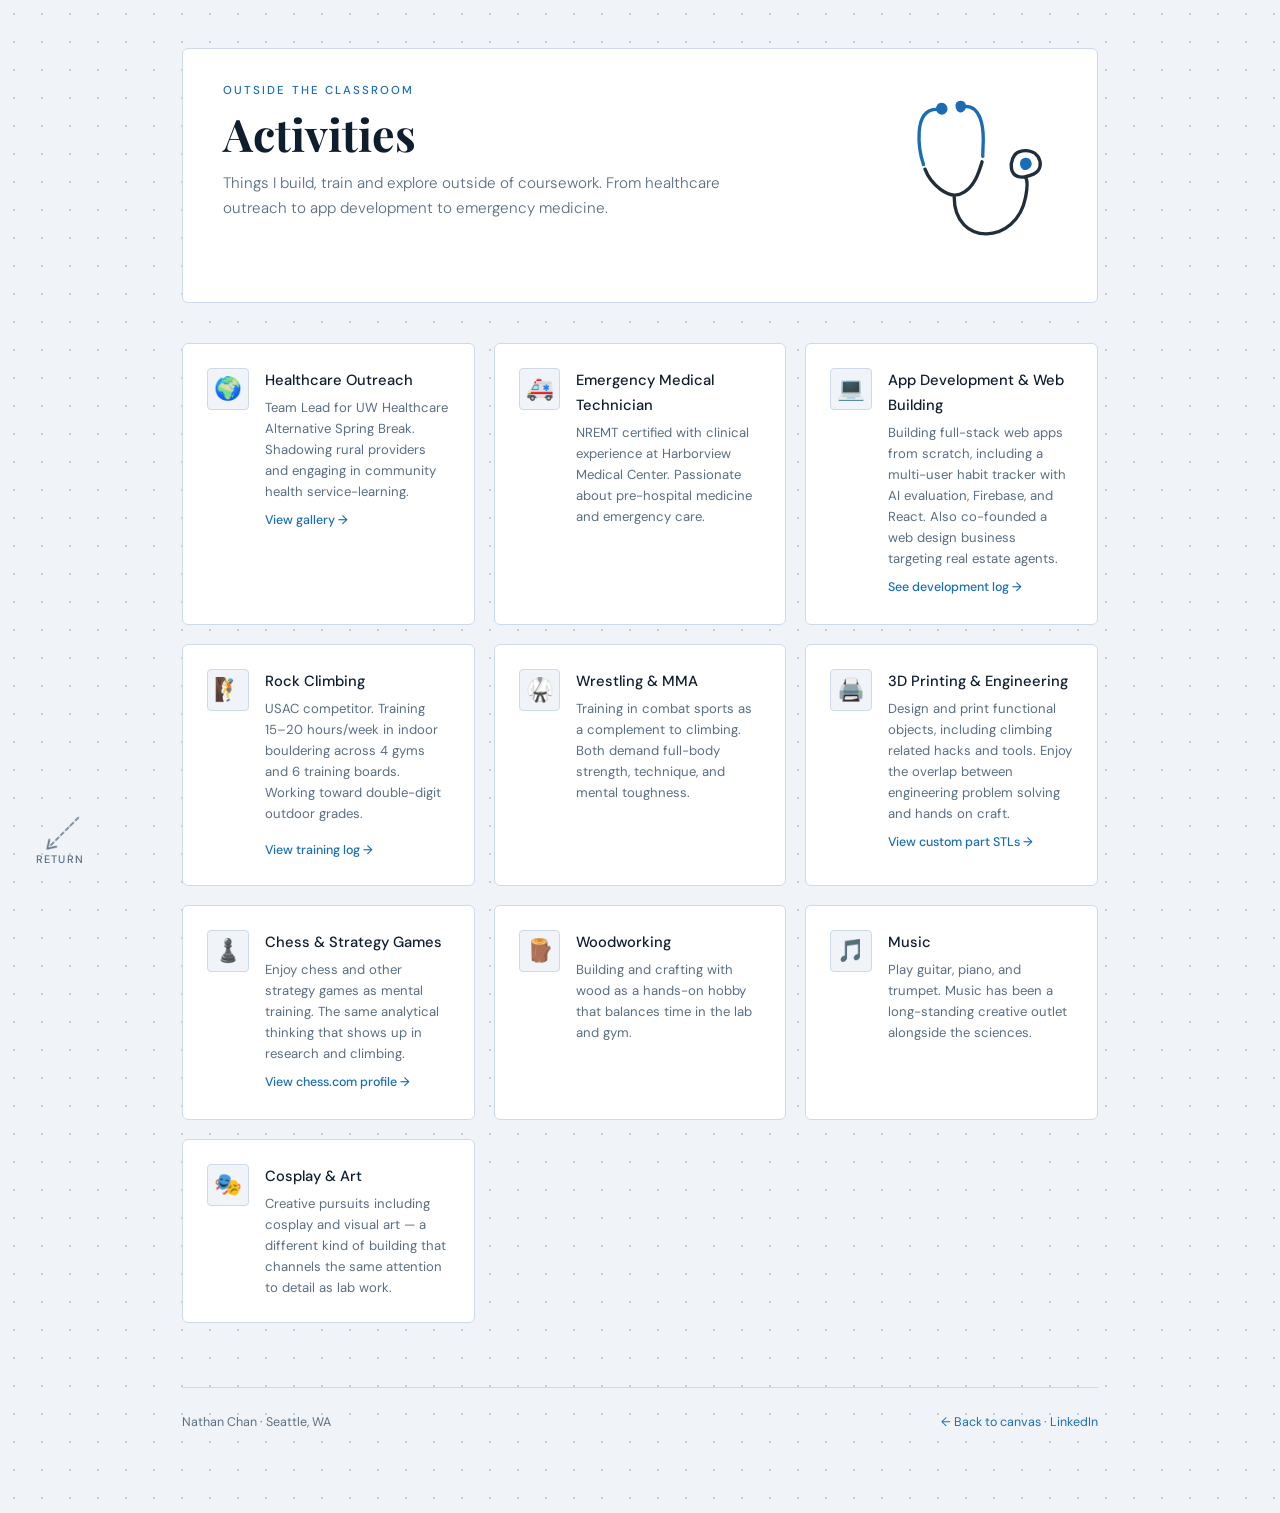
<file: activities.html>
<!DOCTYPE html>
<html lang="en">
<head>
<meta charset="UTF-8"/>
<meta name="viewport" content="width=device-width, initial-scale=1.0"/>
<title>Activities – Nathan Chan</title>
<link href="https://fonts.googleapis.com/css2?family=Playfair+Display:wght@400;700&family=DM+Sans:wght@300;400;500&display=swap" rel="stylesheet"/>
<link rel="stylesheet" href="canvas-system.css"/>
<link rel="icon" type="image/x-icon" href="favicon.ico"/>
<style>
  *, *::before, *::after { box-sizing: border-box; margin: 0; padding: 0; }

  body {
    font-family: 'DM Sans', sans-serif;
    color: var(--ink);
    font-size: 15px;
    line-height: 1.7;
    min-height: 100vh;
  }

  /* ── MAIN ── */
  main {
    max-width: 980px;
    margin: 0 auto;
    padding: 3rem 2rem 5rem;
  }

  /* ── PAGE HEADER ── */
  .page-label {
    font-size: 0.72rem; letter-spacing: 0.18em;
    text-transform: uppercase; color: var(--accent);
    font-weight: 500; margin-bottom: 0.5rem;
  }
  .page-title {
    font-family: 'Playfair Display', serif;
    font-size: clamp(2rem, 4vw, 2.8rem);
    line-height: 1.1; margin-bottom: 0.8rem;
  }
  .page-sub {
    font-size: 0.95rem; color: var(--muted);
    font-weight: 300; margin-bottom: 3rem; max-width: 520px;
    opacity: 0;
    animation: fadeUp 0.7s 0.3s ease both;
  }
  @keyframes fadeUp {
    from { opacity: 0; transform: translateY(12px); }
    to   { opacity: 1; transform: translateY(0); }
  }

  /* ── ACTIVITIES GRID ── */
  .act-grid {
    display: grid;
    grid-template-columns: repeat(auto-fit, minmax(260px, 1fr));
    gap: 1.2rem;
  }
  .act-item {
    background: var(--card);
    border: 1px solid var(--line);
    padding: 1.5rem;
    border-radius: var(--r-md);
    display: flex;
    gap: 1rem;
    align-items: flex-start;
    transition: border-color 0.2s, transform 0.2s, box-shadow 0.2s;
    opacity: 0;
    animation: fadeUp 0.55s ease both;
  }
  .act-item:hover {
    border-color: var(--accent);
    transform: translateY(-2px);
    box-shadow: 0 4px 16px rgba(26,109,181,0.08);
  }
  .act-icon {
    font-size: 1.4rem; flex-shrink: 0;
    background: var(--bg);
    width: 2.6rem; height: 2.6rem;
    display: flex; align-items: center; justify-content: center;
    border-radius: var(--r-sm);
    border: 1px solid var(--line);
  }
  .act-item h4 {
    font-size: 0.92rem; font-weight: 500; margin-bottom: 0.25rem;
    color: var(--ink);
  }
  .act-item p {
    font-size: 0.82rem; color: var(--muted); line-height: 1.6;
  }
  .act-link {
    display: inline-block;
    margin-top: 0.5rem;
    font-size: 0.78rem;
    color: var(--accent);
    text-decoration: none;
    font-weight: 500;
    transition: opacity 0.15s;
  }
  .act-link:hover { opacity: 0.75; }
  .act-links { display: flex; flex-direction: column; gap: 0.15rem; margin-top: 0.5rem; }

  /* stagger animation delays */
  .act-item:nth-child(1)  { animation-delay: 0.05s; }
  .act-item:nth-child(2)  { animation-delay: 0.1s; }
  .act-item:nth-child(3)  { animation-delay: 0.15s; }
  .act-item:nth-child(4)  { animation-delay: 0.2s; }
  .act-item:nth-child(5)  { animation-delay: 0.25s; }
  .act-item:nth-child(6)  { animation-delay: 0.3s; }
  .act-item:nth-child(7)  { animation-delay: 0.35s; }
  .act-item:nth-child(8)  { animation-delay: 0.4s; }
  .act-item:nth-child(9)  { animation-delay: 0.45s; }
  .act-item:nth-child(10) { animation-delay: 0.5s; }

  /* ── FOOTER ── */
  .page-footer {
    margin-top: 4rem; padding-top: 1.5rem;
    border-top: 1px solid var(--line);
    font-size: 0.78rem; color: var(--muted);
    display: flex; justify-content: space-between; flex-wrap: wrap; gap: 0.5rem;
  }
  .page-footer a { color: var(--accent); text-decoration: none; }

  /* ── RESPONSIVE ── */
  @media (max-width: 680px) {
    main { padding: 2.5rem 1rem 4rem; }
    .act-grid { grid-template-columns: 1fr; }
  }
</style>
</head>
<body class="canvas-page">

<!-- RETURN TO CANVAS — Activities is upper-right from center, so home is lower-left (149°) -->
<div class="canvas-return" style="bottom:2rem;left:2rem;" onclick="returnHome()">
  <svg width="56" height="16" viewBox="0 0 56 16" style="transform:rotate(135deg)">
    <line x1="2" y1="8" x2="44" y2="8" stroke="currentColor" stroke-width="1.5" stroke-dasharray="4 3" stroke-linecap="round"/>
    <polyline points="38,3 46,8 38,13" fill="none" stroke="currentColor" stroke-width="1.5" stroke-linecap="round" stroke-linejoin="round"/>
  </svg>
  <span>return</span>
</div>

<main>

  <div class="page-header-card">
    <div class="page-header-text">
      <p class="page-label">Outside the Classroom</p>
      <h1 class="page-title">Activities</h1>
      <p class="page-sub">
        Things I build, train and explore outside of coursework.
        From healthcare outreach to app development to emergency medicine.
      </p>
    </div>
    <div class="page-header-icon">
      <img src="assets/nav-icons/activities-icon-crop.svg" alt="">
    </div>
  </div>

  <div class="act-grid">

        <div class="act-item">
      <div class="act-icon">🌍</div>
      <div>
        <h4>Healthcare Outreach</h4>
        <p>Team Lead for UW Healthcare Alternative Spring Break. Shadowing rural providers and engaging in community health service-learning.</p>
        <a class="act-link" href="gallery.html#healthcare">View gallery →</a>
      </div>
    </div>

    <div class="act-item">
      <div class="act-icon">🚑</div>
      <div>
        <h4>Emergency Medical Technician</h4>
        <p>NREMT certified with clinical experience at Harborview Medical Center. Passionate about pre-hospital medicine and emergency care.</p>
      </div>
    </div>

    <div class="act-item">
      <div class="act-icon">💻</div>
      <div>
        <h4>App Development &amp; Web Building</h4>
        <p>Building full-stack web apps from scratch, including a multi-user habit tracker with AI evaluation, Firebase, and React. Also co-founded a web design business targeting real estate agents.</p>
        <a class="act-link" href="devblog.html">See development log →</a>
      </div>
    </div>


        <div class="act-item">
      <div class="act-icon">🧗</div>
      <div>
        <h4>Rock Climbing</h4>
        <p>USAC competitor. Training 15–20 hours/week in indoor bouldering across 4 gyms and 6 training boards. Working toward double-digit outdoor grades.</p>
        <div class="act-links">
          <a class="act-link" href="climbing.html">View training log →</a>
        </div>
      </div>
    </div>

    <div class="act-item">
      <div class="act-icon">🥋</div>
      <div>
        <h4>Wrestling &amp; MMA</h4>
        <p>Training in combat sports as a complement to climbing. Both demand full-body strength, technique, and mental toughness.</p>
      </div>
    </div>

    <div class="act-item">
      <div class="act-icon">🖨️</div>
      <div>
        <h4>3D Printing &amp; Engineering</h4>
        <p>Design and print functional objects, including climbing related hacks and tools. Enjoy the overlap between engineering problem solving and hands on craft.</p>
        <a class="act-link" href="https://drive.google.com/drive/folders/1H7pNmvJZ1iabZznXU36x-eQ-mtLoYOwU?usp=sharing" target="_blank">View custom part STLs →</a>
      </div>
    </div>

    <div class="act-item">
      <div class="act-icon">♟️</div>
      <div>
        <h4>Chess &amp; Strategy Games</h4>
        <p>Enjoy chess and other strategy games as mental training. The same analytical thinking that shows up in research and climbing.</p>
        <a class="act-link" href="https://www.chess.com/member/chan602" target="_blank">View chess.com profile →</a>
      </div>
    </div>

    <div class="act-item">
      <div class="act-icon">🪵</div>
      <div>
        <h4>Woodworking</h4>
        <p>Building and crafting with wood as a hands-on hobby that balances time in the lab and gym.</p>
      </div>
    </div>

    <div class="act-item">
      <div class="act-icon">🎵</div>
      <div>
        <h4>Music</h4>
        <p>Play guitar, piano, and trumpet. Music has been a long-standing creative outlet alongside the sciences.</p>
      </div>
    </div>

    <div class="act-item">
      <div class="act-icon">🎭</div>
      <div>
        <h4>Cosplay &amp; Art</h4>
        <p>Creative pursuits including cosplay and visual art — a different kind of building that channels the same attention to detail as lab work.</p>
      </div>
    </div>

  </div><!-- /.act-grid -->

  <div class="page-footer">
    <span>Nathan Chan · Seattle, WA</span>
    <span><a href="index.html">← Back to canvas</a> · <a href="https://www.linkedin.com/in/nathanchan1234/" target="_blank">LinkedIn</a></span>
  </div>

</main>

<script>
function returnHome() {
  document.body.style.transition = 'opacity 0.4s ease';
  document.body.style.opacity = '0';
  setTimeout(() => { window.location.href = 'index.html?return=1'; }, 420);
}
</script>

</body>
</html>
</file>
<file: canvas-system.css>
/* ============================================================
   CANVAS DESIGN SYSTEM — chan602.com
   Shared across index.html (canvas) and all sub-pages.
   Load before any page-specific styles.
   ============================================================ */

:root {
  --bg:     #f0f4f8;
  --ink:    #0f1e2e;
  --muted:  #5a6e82;
  --accent: #1a6db5;
  --line:   #ccd9e8;
  --card:   #ffffff;
  --dot:    #c0d0e0;

  --r-sm: 4px;
  --r-md: 6px;
}

/* ── DOT GRID (canvas homepage background) ── */
.canvas-bg {
  position: fixed;
  inset: 0;
  z-index: 0;
  pointer-events: none;
  background-color: var(--bg);
  background-image: radial-gradient(circle, var(--dot) 1.5px, transparent 1.5px);
  background-size: 28px 28px;
}

/* ── SUB-PAGE BODY (windowed pages) ── */
body.canvas-page {
  background-color: var(--bg);
  background-image: radial-gradient(circle, var(--dot) 1.5px, transparent 1.5px);
  background-size: 28px 28px;
  min-height: 100vh;
}

/* ── DASHED THREAD (sub-pages — implies connection to home canvas) ── */
.canvas-thread {
  position: fixed;
  top: 50%;
  left: 0;
  width: 56px;
  border-top: 2px dashed var(--line);
  z-index: 5;
  pointer-events: none;
  opacity: 0.6;
  transform: translateY(-50%);
}

/* ── PAGE HEADER CARD (sub-pages — section intro sits in a card on the dot grid) ── */
.page-header-card {
  background: var(--card);
  border: 1px solid var(--line);
  border-radius: var(--r-md);
  padding: 2rem 2.5rem;
  margin-bottom: 2.5rem;
  display: flex;
  align-items: center;
  gap: 2rem;
}
.page-header-text {
  flex: 1;
  min-width: 0;
}
.page-header-icon {
  flex-shrink: 0;
  width: 160px;
  height: 160px;
  display: flex;
  align-items: center;
  justify-content: center;
}
.page-header-icon img {
  width: 100%;
  height: 100%;
  object-fit: contain;
}

/* ── SUB-PAGE ENTRANCE ANIMATION ── */
/* Canvas pan on index sells the exit. Sub-pages just need a clean arrival. */
body.canvas-page main {
  animation: page-enter 0.45s ease-out both;
}
@keyframes page-enter {
  from { opacity: 0; transform: translateY(14px); }
}

/* ── CANVAS RETURN INDICATOR (sub-pages) ── */
/* Directional arrow pointing toward canvas home. Angle + position set per-page inline. */
.canvas-return {
  position: fixed;
  z-index: 200;
  cursor: pointer;
  display: flex;
  flex-direction: column;
  align-items: center;
  gap: 6px;
  color: var(--muted);
  font-family: 'DM Sans', sans-serif;
  font-size: 0.68rem;
  font-weight: 500;
  letter-spacing: 0.1em;
  text-transform: uppercase;
  transition: color 0.2s;
  user-select: none;
  /* Arrive after page content, beacon rings draw attention */
  animation: return-arrive 0.4s ease 0.8s both;
}
.canvas-return:hover { color: var(--accent); }
.canvas-return svg { overflow: visible; display: block; }

/* First beacon ring: drops in from above, then sonar-pulses outward */
.canvas-return::before {
  content: '';
  position: absolute;
  top: 8px;
  left: 50%;
  width: 48px;
  height: 48px;
  border-radius: 50%;
  border: 2px solid var(--accent);
  opacity: 0;
  pointer-events: none;
  animation: beacon-drop 0.5s cubic-bezier(0.34, 1.56, 0.64, 1) 1.1s both,
             beacon-pulse 1.6s ease-out 1.7s 2 normal forwards;
}

/* Second ring: delayed slightly, gives overlapping sonar effect */
.canvas-return::after {
  content: '';
  position: absolute;
  top: 8px;
  left: 50%;
  width: 48px;
  height: 48px;
  border-radius: 50%;
  border: 2px solid var(--accent);
  opacity: 0;
  pointer-events: none;
  animation: beacon-pulse 1.6s ease-out 2.4s 1 normal forwards;
}

@keyframes return-arrive {
  from { opacity: 0; transform: scale(0.7); }
  to   { opacity: 1; transform: scale(1); }
}
@keyframes beacon-drop {
  from { opacity: 0; transform: translateX(-50%) translateY(-18px) scale(0.4); }
  70%  { opacity: 1; transform: translateX(-50%) translateY(0) scale(1.08); }
  to   { opacity: 0.65; transform: translateX(-50%) scale(1); }
}
@keyframes beacon-pulse {
  from { opacity: 0.65; transform: translateX(-50%) scale(1); }
  to   { opacity: 0;    transform: translateX(-50%) scale(3); }
}
</file>
